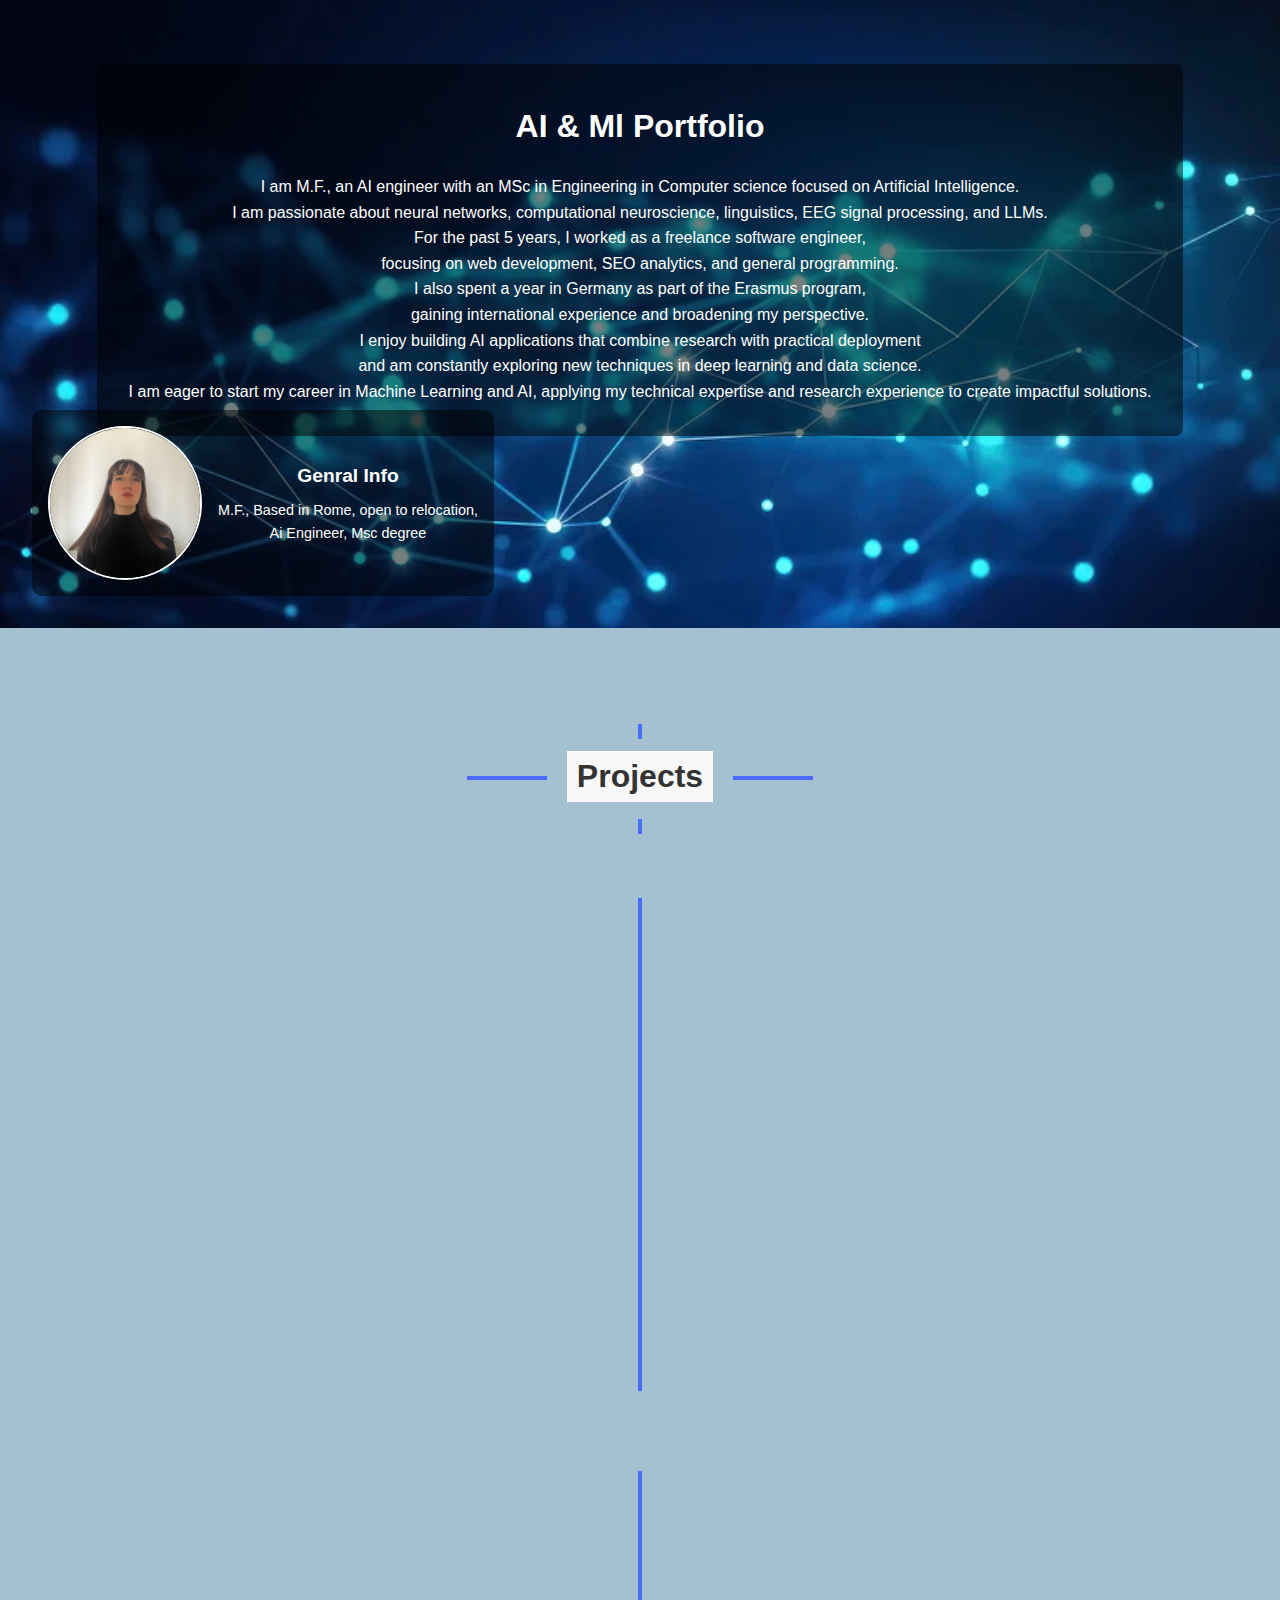
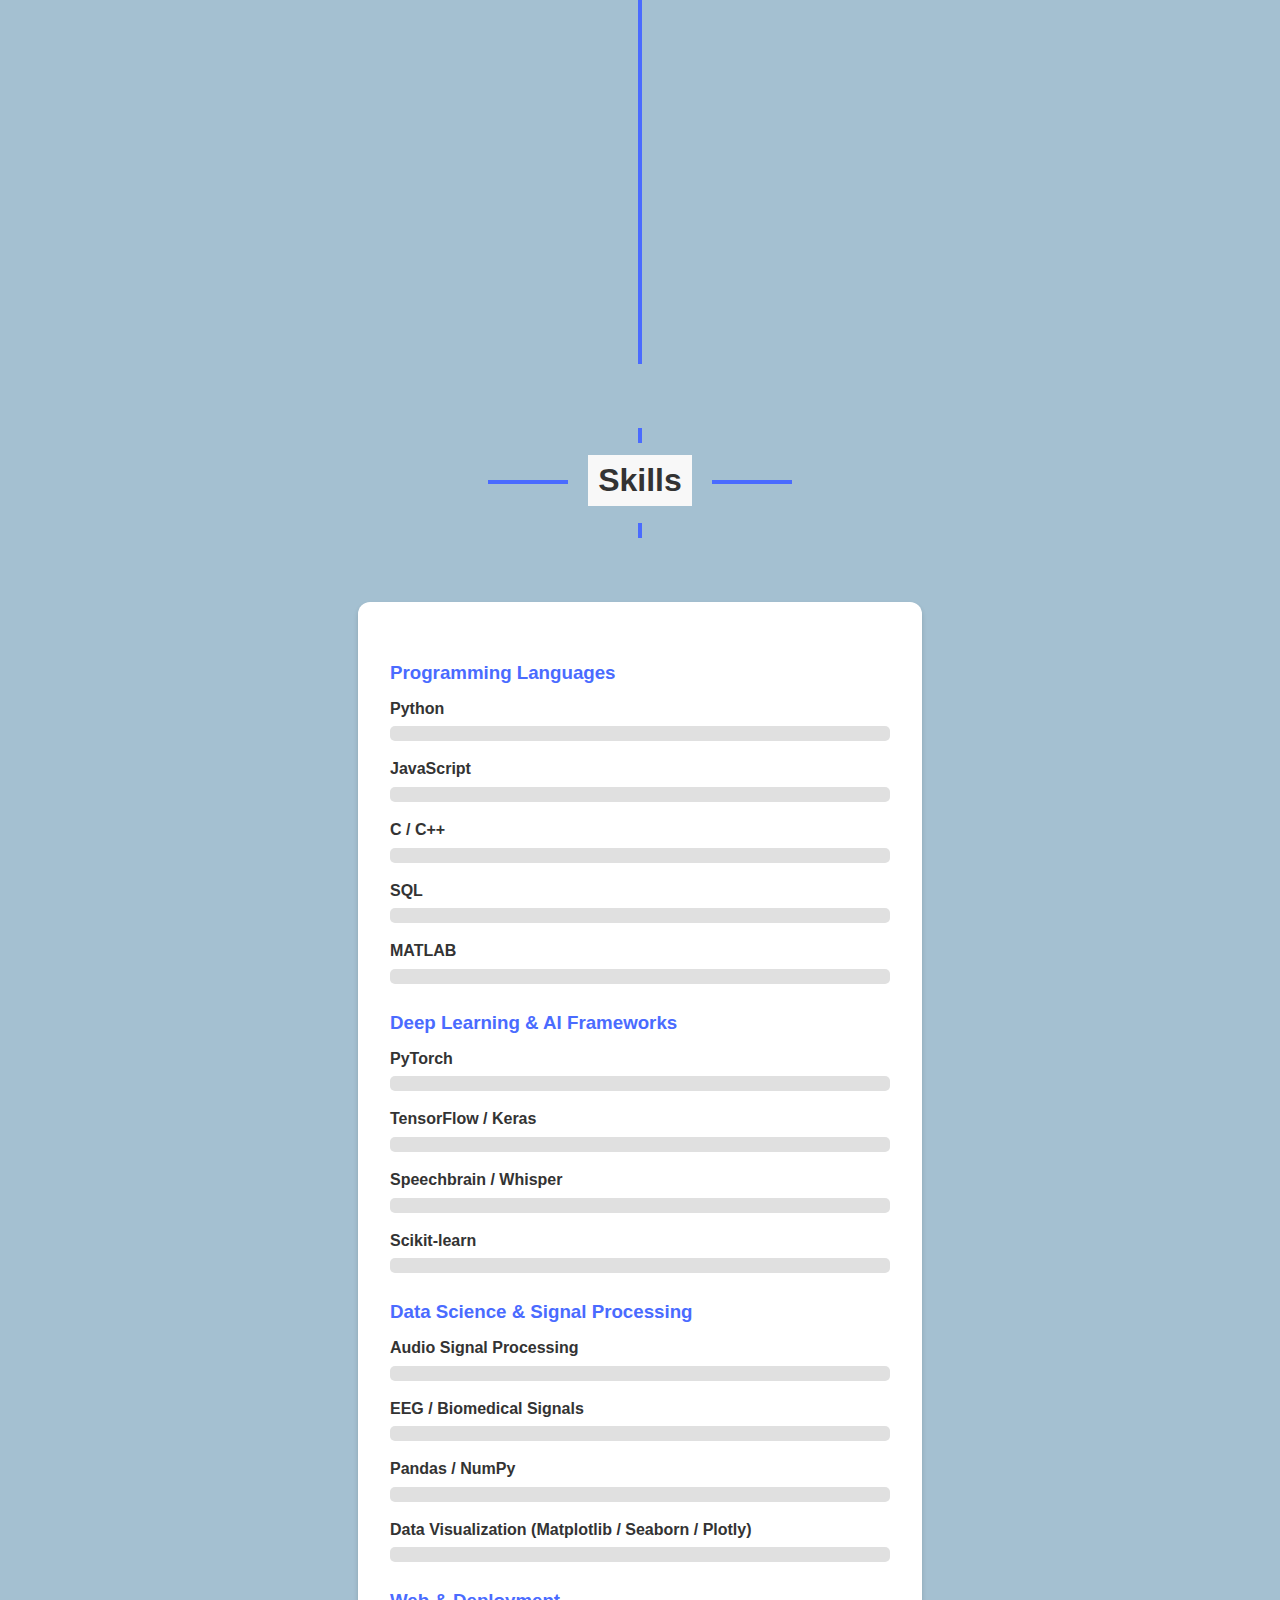
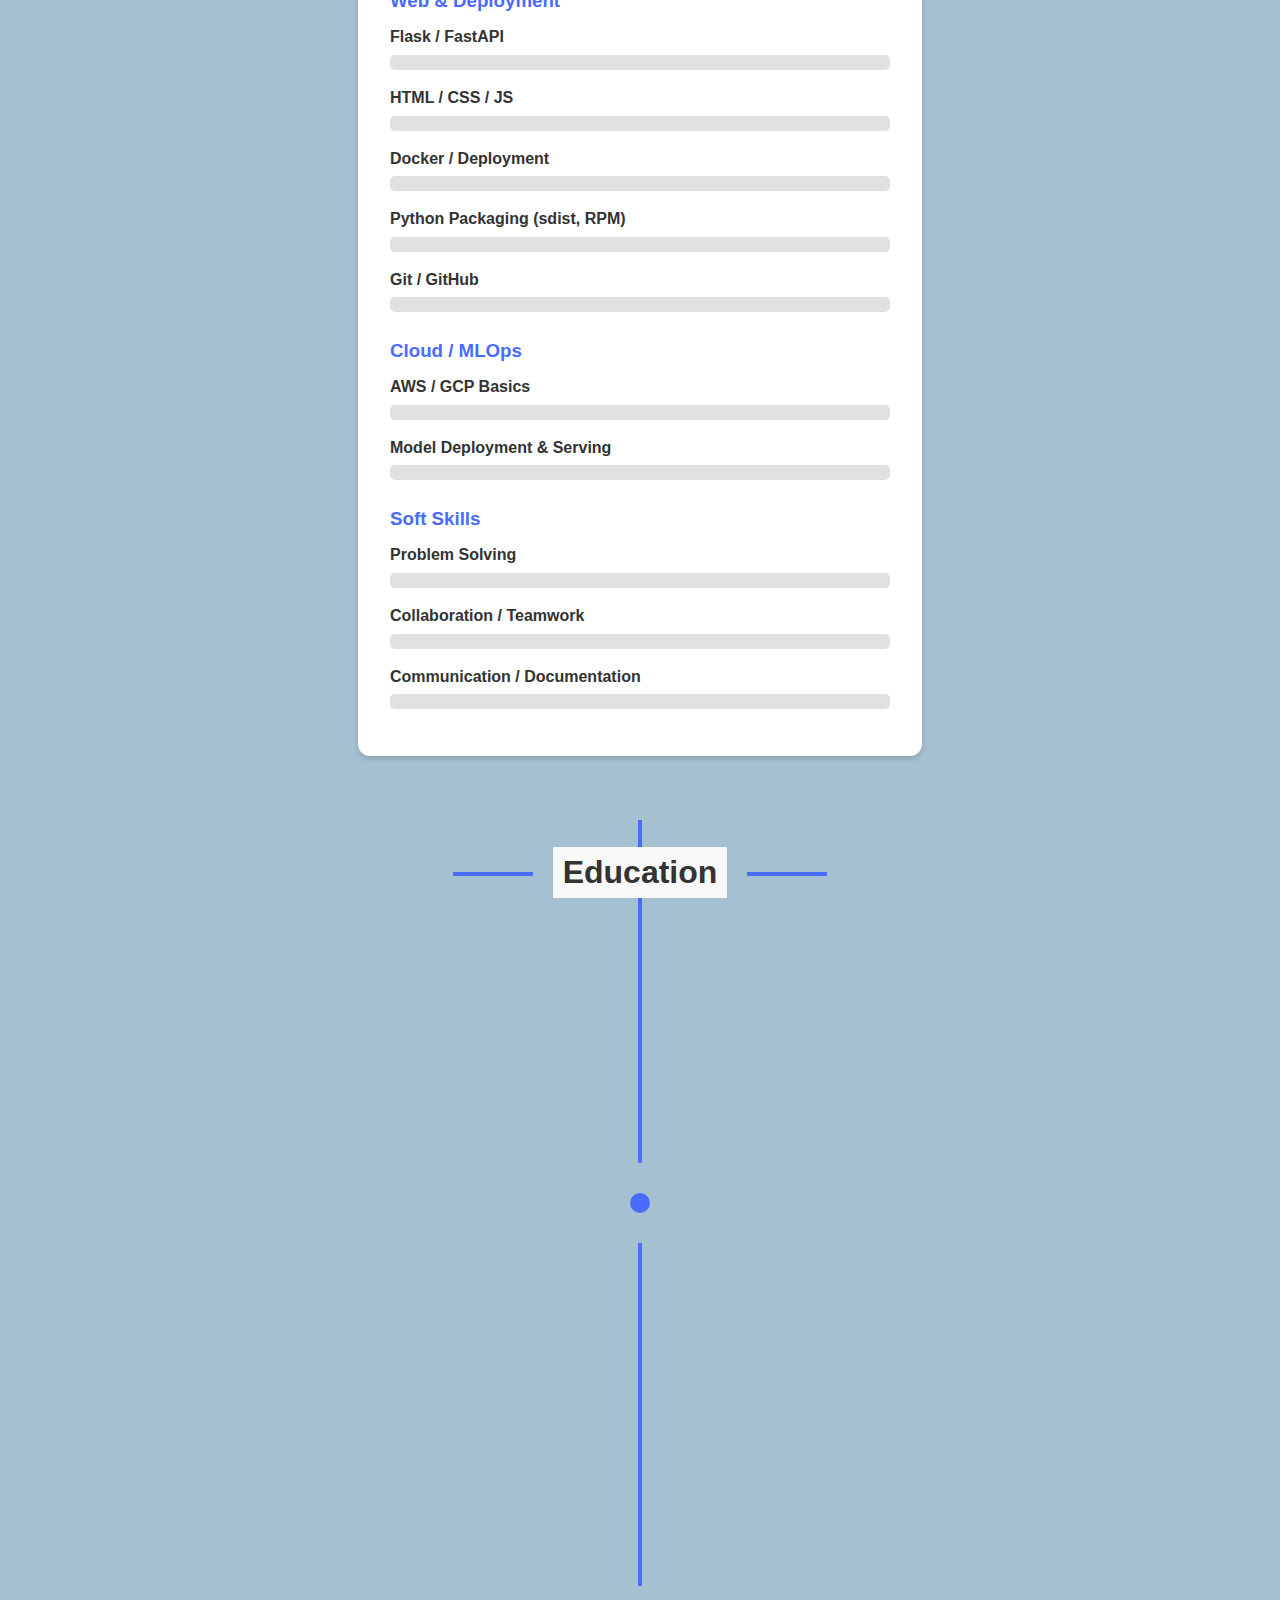
<file: index.html>
<!DOCTYPE html>
<html lang="en">
<head>
    <meta charset="UTF-8">
    <meta name="robots" content="noindex, nofollow">
    <meta name="viewport" content="width=device-width, initial-scale=1.0">
    <title>My AI Portfolio</title>
    <link rel="stylesheet" href="css/style.css">
</head>
<body>
    <header class="hero-header">

        <div class="hero-side-left">
            <img src="images/foto_portfolio.jpg" alt="Mi Foto" class="hero-photo">
            <div class="hero-info">
                <h2>Genral Info </h2>
                <p>M.F., Based in Rome, open to relocation, <br> Ai Engineer, Msc degree </p>
            </div>
        </div>

        <div class="hero-central">
            <h1> AI & Ml Portfolio</h1>
            <p>
                I am M.F., an AI engineer with an MSc in Engineering in Computer science focused on Artificial Intelligence. <br> I am passionate about neural networks, computational neuroscience, linguistics, EEG signal processing, and LLMs.<br>
                For the past 5 years, I worked as a freelance software engineer,<br> focusing on web development, SEO analytics, and general programming.<br> I also spent a year in Germany as part of the Erasmus program, <br> gaining international experience and broadening my perspective. <br>
                I enjoy building AI applications that combine research with practical deployment <br> and am constantly exploring new techniques in deep learning and data science.<br> I am eager to start my career in Machine Learning and AI, applying my technical expertise and research experience to create impactful solutions.
            </p>
        </div>

    
    </header>

   

    <main>
       <div class="timeline">
            <!-- Línea vertical central -->
            <div class="timeline-line"></div>

            <!-- Projects Section -->
            <div class="timeline-item">
                <div class="timeline-dot"></div>
                <div class="timeline-content">
                    <h2>Projects</h2>
                </div>
            </div>


        <div class="timeline-item">
            <div class="timeline-content">
                    <section class="project-list">
                        <a href="projects/deepfake_audio_detector.html" class="project-link">
                            <article class="project-card">
                                <img src="images/deepfakechecker.jpg" alt="DeepFake Audio Screenshot">
                                <div class="card-content">
                                    <h3>DeepFake Audio Detector</h3>
                                    <p>Audio deepfake detection using CNN + Transformer. Audio comparison through Speechbrain. Embedded in a web app.</p>
                                </div>
                            </article>
                        </a>

                        <a href="projects/EEG_Ai_Eyes.html" class="project-link">
                            <article class="project-card">
                                <img src="images/eeg-guide-hero-image.png" alt="EEG AI Eyes Screenshot">
                                <div class="card-content">
                                    <h3>EEG AI Eyes</h3>
                                    <p>ML model trained on EEG signals to classify whether the subject’s eyes are open or closed. Preprocessing, feature extraction, and traditional ML classification.</p>
                                </div>
                            </article>
                        </a>

                        <a href="projects/email_generator.html" class="project-link">
                            <article class="project-card">
                                <img src="images/email_generator.png" alt="Email Generator Screenshot">
                                <div class="card-content">
                                    <h3>Email Generator</h3>
                                    <p>Generates professional emails from short prompts. Flask/FastAPI + small Google LLM.</p>
                                </div>
                            </article>
                        </a>

                        <a href="projects/face_recognition_bot.html" class="project-link">
                            <article class="project-card">
                                <img src="images/bio-sys.png" alt="Face Recognition Bot Screenshot">
                                <div class="card-content">
                                    <h3>Face Recognition Bot</h3>
                                    <p>Telegram bot for face recognition with enrollment and verification features, respecting professional biometric procedures.</p>
                                </div>
                            </article>
                        </a>

                        <a href="https://github.com/ethics-neuro-ai" class="project-link">
                            <article class="project-card">
                                <img src="images/github.jpeg" alt="GitHub Screenshot">
                                <div class="card-content">
                                    <h3>Github-repositories</h3>
                                    <p>Click here to see the whole GitHub account, to see all the repositories</p>
                                </div>
                            </article>
                        </a>

                        <a href="projects/sequencer2d_vanilla.html" class="project-link">
                            <article class="project-card">
                                <img src="images/sequence.jpg" alt="Sequencer2D Screenshot">
                                <div class="card-content">
                                    <h3>Sequencer2D Vanilla</h3>
                                    <p>Reimplementation of "Sequencer: Deep LSTM for Image Classification" using BiLSTM2D on CIFAR-10.</p>
                                </div>
                            </article>
                        </a>

                    </section>
                </div>
            </div>
        

                    <!-- Skills Section -->
                    <div class="timeline-line"></div>

                        <!-- Projects Section -->
                        <div class="timeline-item">
                            <div class="timeline-dot"></div>
                            <div class="timeline-content">
                                <h2>Skills</h2>
                            </div>
                    </div>

                            <section class="skills">
                            <h3>Programming Languages</h3>
                            <div class="skill"><span>Python</span><div class="skill-bar"><div class="skill-level" style="width: 95%;"></div></div></div>
                            <div class="skill"><span>JavaScript</span><div class="skill-bar"><div class="skill-level" style="width: 75%;"></div></div></div>
                            <div class="skill"><span>C / C++</span><div class="skill-bar"><div class="skill-level" style="width: 65%;"></div></div></div>
                            <div class="skill"><span>SQL</span><div class="skill-bar"><div class="skill-level" style="width: 70%;"></div></div></div>
                            <div class="skill"><span>MATLAB</span><div class="skill-bar"><div class="skill-level" style="width: 80%;"></div></div></div>

                            <h3>Deep Learning & AI Frameworks</h3>
                            <div class="skill"><span>PyTorch</span><div class="skill-bar"><div class="skill-level" style="width: 95%;"></div></div></div>
                            <div class="skill"><span>TensorFlow / Keras</span><div class="skill-bar"><div class="skill-level" style="width: 85%;"></div></div></div>
                            <div class="skill"><span>Speechbrain / Whisper</span><div class="skill-bar"><div class="skill-level" style="width: 90%;"></div></div></div>
                            <div class="skill"><span>Scikit-learn</span><div class="skill-bar"><div class="skill-level" style="width: 90%;"></div></div></div>

                            <h3>Data Science & Signal Processing</h3>
                            <div class="skill"><span>Audio Signal Processing</span><div class="skill-bar"><div class="skill-level" style="width: 85%;"></div></div></div>
                            <div class="skill"><span>EEG / Biomedical Signals</span><div class="skill-bar"><div class="skill-level" style="width: 80%;"></div></div></div>
                            <div class="skill"><span>Pandas / NumPy</span><div class="skill-bar"><div class="skill-level" style="width: 95%;"></div></div></div>
                            <div class="skill"><span>Data Visualization (Matplotlib / Seaborn / Plotly)</span><div class="skill-bar"><div class="skill-level" style="width: 85%;"></div></div></div>

                            <h3>Web & Deployment</h3>
                            <div class="skill"><span>Flask / FastAPI</span><div class="skill-bar"><div class="skill-level" style="width: 85%;"></div></div></div>
                            <div class="skill"><span>HTML / CSS / JS</span><div class="skill-bar"><div class="skill-level" style="width: 80%;"></div></div></div>
                            <div class="skill"><span>Docker / Deployment</span><div class="skill-bar"><div class="skill-level" style="width: 70%;"></div></div></div>
                            <div class="skill"><span>Python Packaging (sdist, RPM)</span><div class="skill-bar"><div class="skill-level" style="width: 70%;"></div></div></div>
                            <div class="skill"><span>Git / GitHub</span><div class="skill-bar"><div class="skill-level" style="width: 90%;"></div></div></div>

                            <h3>Cloud / MLOps</h3>
                            <div class="skill"><span>AWS / GCP Basics</span><div class="skill-bar"><div class="skill-level" style="width: 45%;"></div></div></div>
                            <div class="skill"><span>Model Deployment & Serving</span><div class="skill-bar"><div class="skill-level" style="width: 75%;"></div></div></div>

                            <h3>Soft Skills</h3>
                            <div class="skill"><span>Problem Solving</span><div class="skill-bar"><div class="skill-level" style="width: 95%;"></div></div></div>
                            <div class="skill"><span>Collaboration / Teamwork</span><div class="skill-bar"><div class="skill-level" style="width: 90%;"></div></div></div>
                            <div class="skill"><span>Communication / Documentation</span><div class="skill-bar"><div class="skill-level" style="width: 85%;"></div></div></div>    
                            </section>
                        </div>
                    </div>
                </div>


         <!-- Education Section -->
        <div class="timeline-item">
            <div class="timeline-dot"></div>
            <div class="timeline-content">
                <h2>Education</h2>
                <section class="education-list">
                    <!-- Educación 1 -->
                    <div class="education-card">
                        <h3>MSc in Engineering in Computer Science</h3>
                        <p><strong>University of Rome La Sapienza</strong> part-time 2019-2025</p>
                         <p>
                        Advanced coursework in deep learning and neural networks, computer and network security,
                        distributed systems, neuroengineering, human–computer interaction, mobile and cloud computing,
                        natural language processing, biometric systems, and data management.
                    </p>
                    <p>
                    <strong>Master’s Thesis:</strong> Audio deepfake detection using CNN and Transformer architectures.
                    </p> </div>
                    <div class="education-card">
                    <h3>Erasmus Exchange — Computer Science (Informatik)</h3>
                    <p><strong>Universität zu Lübeck, Germany</strong> | 2019</p>
                    <p>Focused on machine learning, computational neuroscience, and cognitive systems. 
                    Completed coursework in algorithms, machine learning foundations, and neuro-inspired AI methods.</p>
                </div>

                    <!-- Educación 2 -->
                    <div class="education-card">
                    <h3>BSc in Software and Automation Engineering</h3>
                    <p><strong>Sapienza University of Rome</strong> | 2014–2018</p>
                    <p>Solid background in algorithms, mathematics, physics, statistics, computer science, programming, automation, and control systems.</p>
                </div>


                    
                </section>
            </div>
        </div>

    </main>

<script>
document.addEventListener("DOMContentLoaded", function() {
    // Guardar los valores originales de cada skill-level
    const skillLevels = document.querySelectorAll(".skill-level");
    skillLevels.forEach(bar => {
        bar.dataset.width = bar.style.width; // guardamos el porcentaje real
        bar.style.width = "0";               // inicializamos en 0
    });

    // Intersection Observer para skills (solo animar una vez)
    const skillSections = document.querySelectorAll(".skills");
    const skillObserver = new IntersectionObserver((entries, observer) => {
        entries.forEach(entry => {
            if(entry.isIntersecting){
                const skillBars = entry.target.querySelectorAll(".skill-level");
                skillBars.forEach(bar => {
                    bar.style.width = bar.dataset.width; // animar a su valor original
                });
                observer.unobserve(entry.target); // animar solo una vez
            }
        });
    }, { threshold: 0.3 });
    skillSections.forEach(section => skillObserver.observe(section));

    // Intersection Observer para project cards (solo animar una vez)
    const projectCards = document.querySelectorAll(".project-card");
    const cardObserver = new IntersectionObserver((entries, observer) => {
        entries.forEach(entry => {
            if(entry.isIntersecting){
                entry.target.classList.add("show");
                observer.unobserve(entry.target); // animar solo una vez
            }
        });
    }, { threshold: 0.2 });
    projectCards.forEach(card => cardObserver.observe(card));

    const educationCards = document.querySelectorAll(".education-card");
    const educationObserver = new IntersectionObserver((entries, observer) => {
        entries.forEach(entry => {
            if(entry.isIntersecting){
                entry.target.classList.add("show");
                observer.unobserve(entry.target);
            }
        });
    }, { threshold: 0.2 });
    educationCards.forEach(card => educationObserver.observe(card));

});

</script>
</body>
</html>
</file>
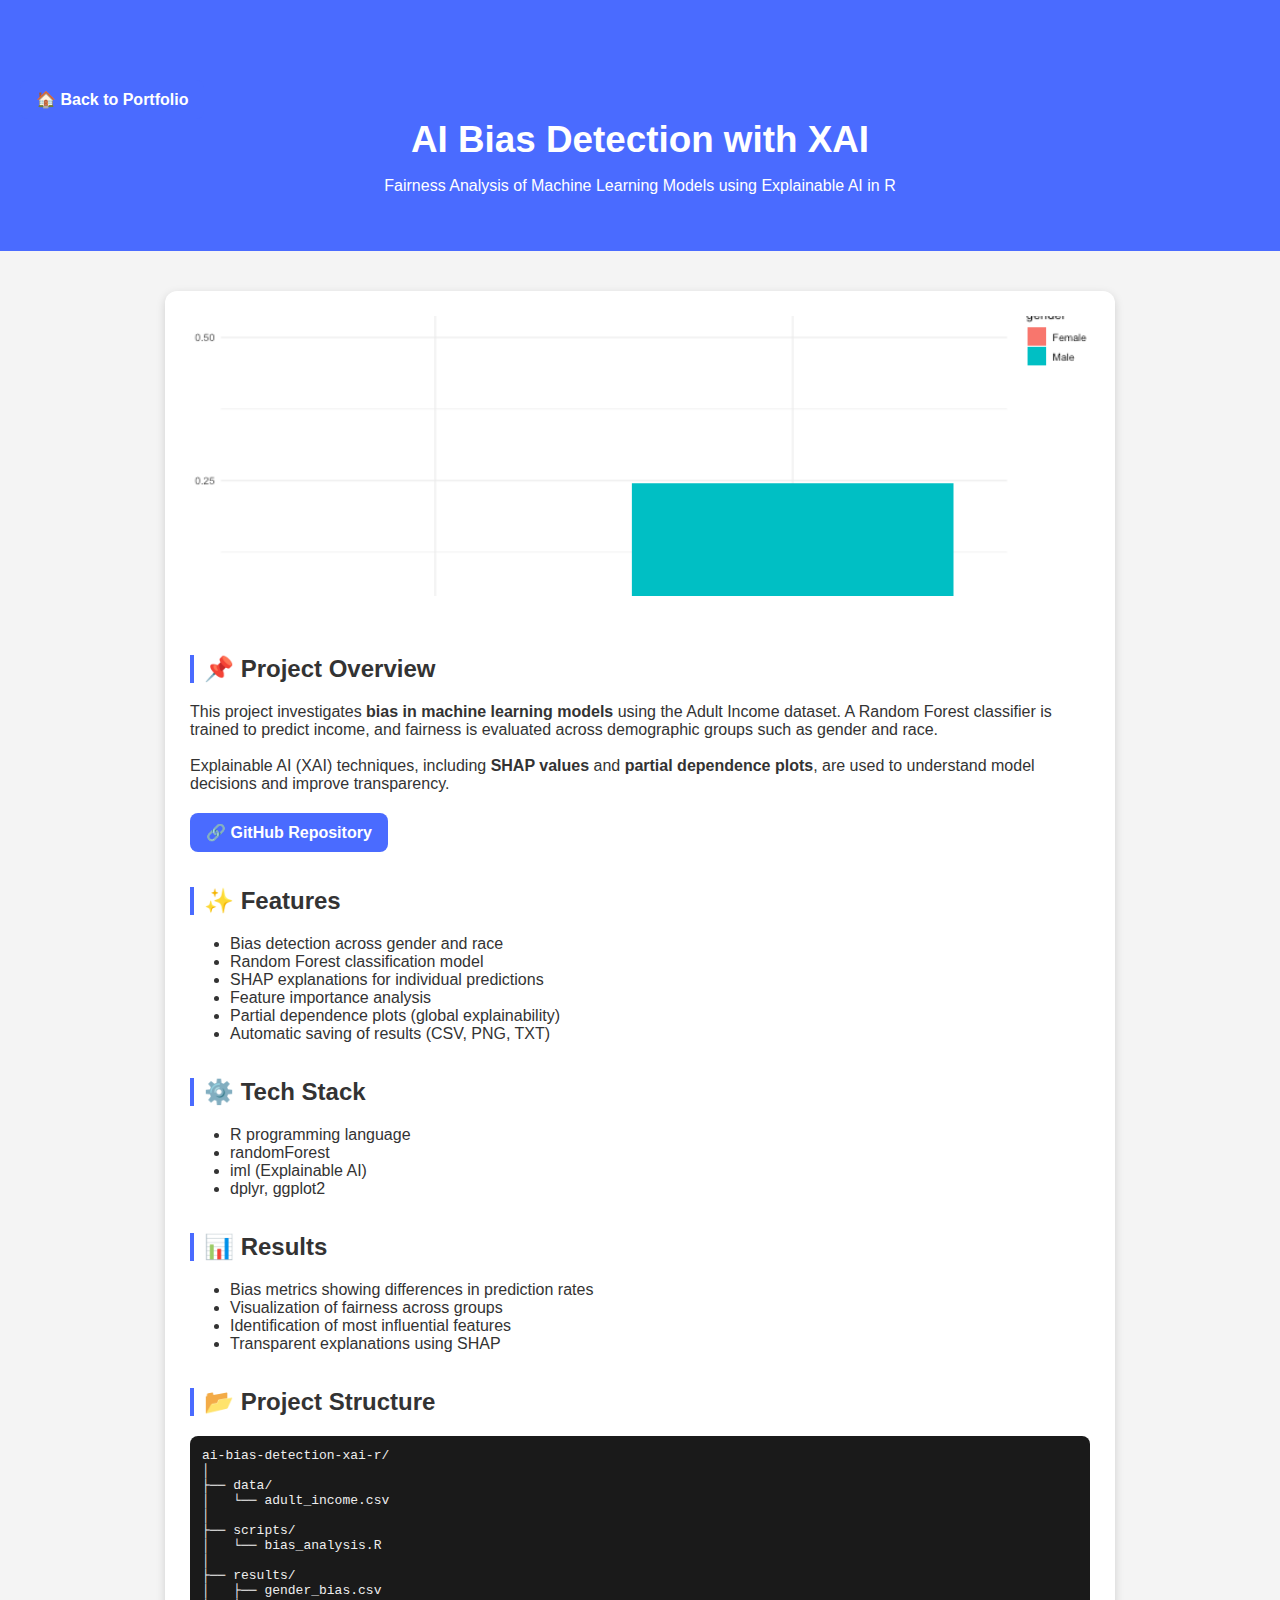
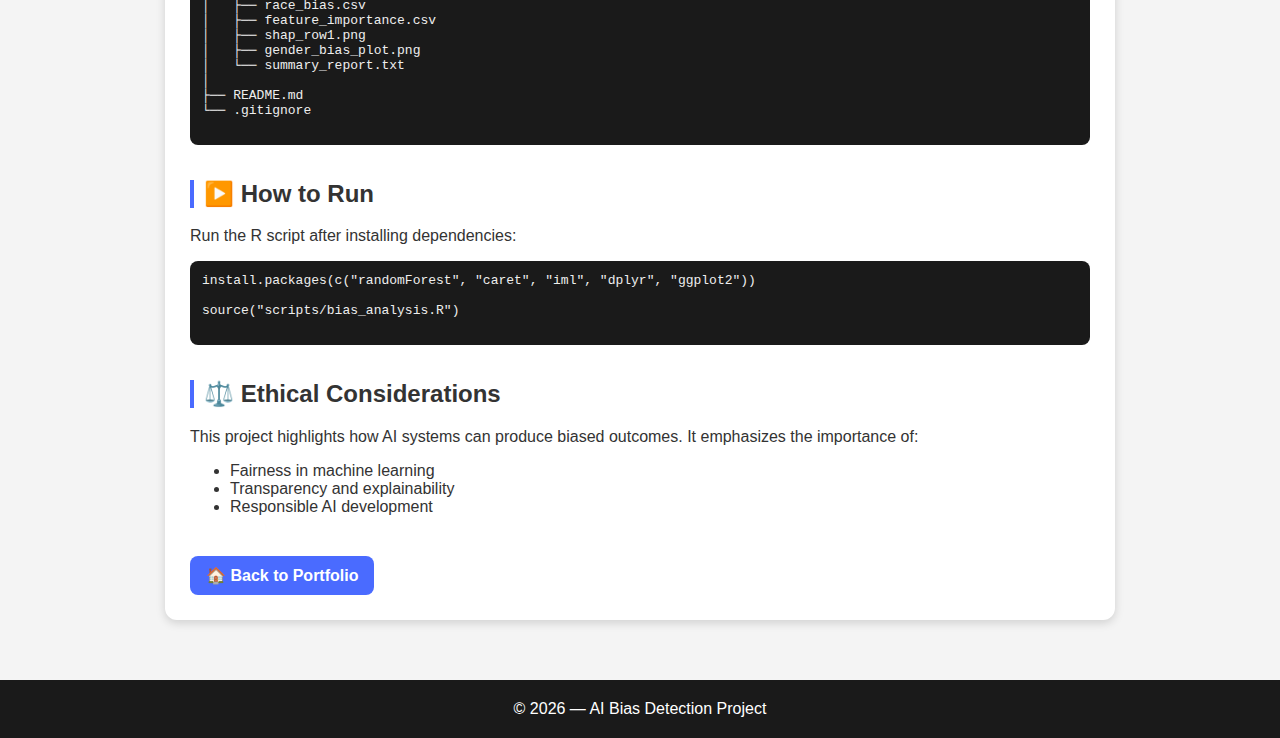
<file: projects/ai-bias-xai.html>
<!DOCTYPE html>
<html lang="en">
<head>
  <meta charset="UTF-8">
  <meta name="robots" content="noindex, nofollow">
  <meta name="viewport" content="width=device-width, initial-scale=1.0">
  <title>AI Bias Detection – Project</title>

  <style>
    body {
      font-family: Arial, Helvetica, sans-serif;
      margin: 0;
      padding: 0;
      background: #f4f4f4;
      color: #333;
    }

    header {
      background: #4a6bff;
      color: white;
      padding: 40px 20px;
      text-align: center;
    }

    h1 {
      margin: 0;
      font-size: 2.3rem;
    }

    .container {
      max-width: 900px;
      margin: 40px auto;
      background: white;
      padding: 25px;
      border-radius: 12px;
      box-shadow: 0 3px 10px rgba(0,0,0,0.15);
    }

    img.preview {
      width: 100%;
      max-height: 280px;
      object-fit: cover;
      border-radius: 12px;
      margin-bottom: 20px;
    }

    h2 {
      margin-top: 35px;
      border-left: 4px solid #4a6bff;
      padding-left: 10px;
    }

    .btn-group {
      margin-top: 20px;
      display: flex;
      gap: 12px;
      flex-wrap: wrap;
    }

    a.button {
      background: #4a6bff;
      color: white;
      padding: 10px 16px;
      text-decoration: none;
      border-radius: 8px;
      font-weight: bold;
      transition: 0.2s;
    }

    a.button:hover {
      background: #354bcc;
    }

    pre {
      background: #1a1a1a;
      color: #eee;
      padding: 12px;
      border-radius: 8px;
      overflow-x: auto;
    }

    footer {
      text-align: center;
      color: white;
      background: #1a1a1a;
      padding: 20px;
      margin-top: 60px;
    }
  </style>
</head>

<body>

<header>
  <div style="text-align: center; margin-top: 40px;" class="btn-group">
    <a href="../index.html" class="button">🏠 Back to Portfolio</a>
  </div>
  <h1>AI Bias Detection with XAI</h1>
  <p>Fairness Analysis of Machine Learning Models using Explainable AI in R</p>
</header>

<div class="container">

  <!-- Replace with your image -->
  <img src="../images/gender_bias.png" class="preview" alt="AI Bias Project Preview">

  <h2>📌 Project Overview</h2>
  <p>
    This project investigates <strong>bias in machine learning models</strong> using the Adult Income dataset.
    A Random Forest classifier is trained to predict income, and fairness is evaluated across
    demographic groups such as gender and race.
    <br><br>
    Explainable AI (XAI) techniques, including <strong>SHAP values</strong> and <strong>partial dependence plots</strong>,
    are used to understand model decisions and improve transparency.
  </p>

  <div class="btn-group">
    <a href="https://github.com/ethics-neuro-ai/ai-bias-detection-xai-r/" target="_blank" class="button">🔗 GitHub Repository</a>
  </div>

  <h2>✨ Features</h2>
  <ul>
    <li>Bias detection across gender and race</li>
    <li>Random Forest classification model</li>
    <li>SHAP explanations for individual predictions</li>
    <li>Feature importance analysis</li>
    <li>Partial dependence plots (global explainability)</li>
    <li>Automatic saving of results (CSV, PNG, TXT)</li>
  </ul>

  <h2>⚙️ Tech Stack</h2>
  <ul>
    <li>R programming language</li>
    <li>randomForest</li>
    <li>iml (Explainable AI)</li>
    <li>dplyr, ggplot2</li>
  </ul>

  <h2>📊 Results</h2>
  <ul>
    <li>Bias metrics showing differences in prediction rates</li>
    <li>Visualization of fairness across groups</li>
    <li>Identification of most influential features</li>
    <li>Transparent explanations using SHAP</li>
  </ul>

  <h2>📂 Project Structure</h2>
  <pre>
ai-bias-detection-xai-r/
│
├── data/
│   └── adult_income.csv
│
├── scripts/
│   └── bias_analysis.R
│
├── results/
│   ├── gender_bias.csv
│   ├── race_bias.csv
│   ├── feature_importance.csv
│   ├── shap_row1.png
│   ├── gender_bias_plot.png
│   └── summary_report.txt
│
├── README.md
└── .gitignore
  </pre>

  <h2>▶️ How to Run</h2>
  <p>Run the R script after installing dependencies:</p>

  <pre>
install.packages(c("randomForest", "caret", "iml", "dplyr", "ggplot2"))

source("scripts/bias_analysis.R")
  </pre>

  <h2>⚖️ Ethical Considerations</h2>
  <p>
    This project highlights how AI systems can produce biased outcomes.
    It emphasizes the importance of:
  </p>
  <ul>
    <li>Fairness in machine learning</li>
    <li>Transparency and explainability</li>
    <li>Responsible AI development</li>
  </ul>

  <div style="text-align: center; margin-top: 40px;" class="btn-group">
    <a href="../index.html" class="button">🏠 Back to Portfolio</a>
  </div>

</div>

<footer>
  © 2026 — AI Bias Detection Project
</footer>

</body>
</html>
</file>
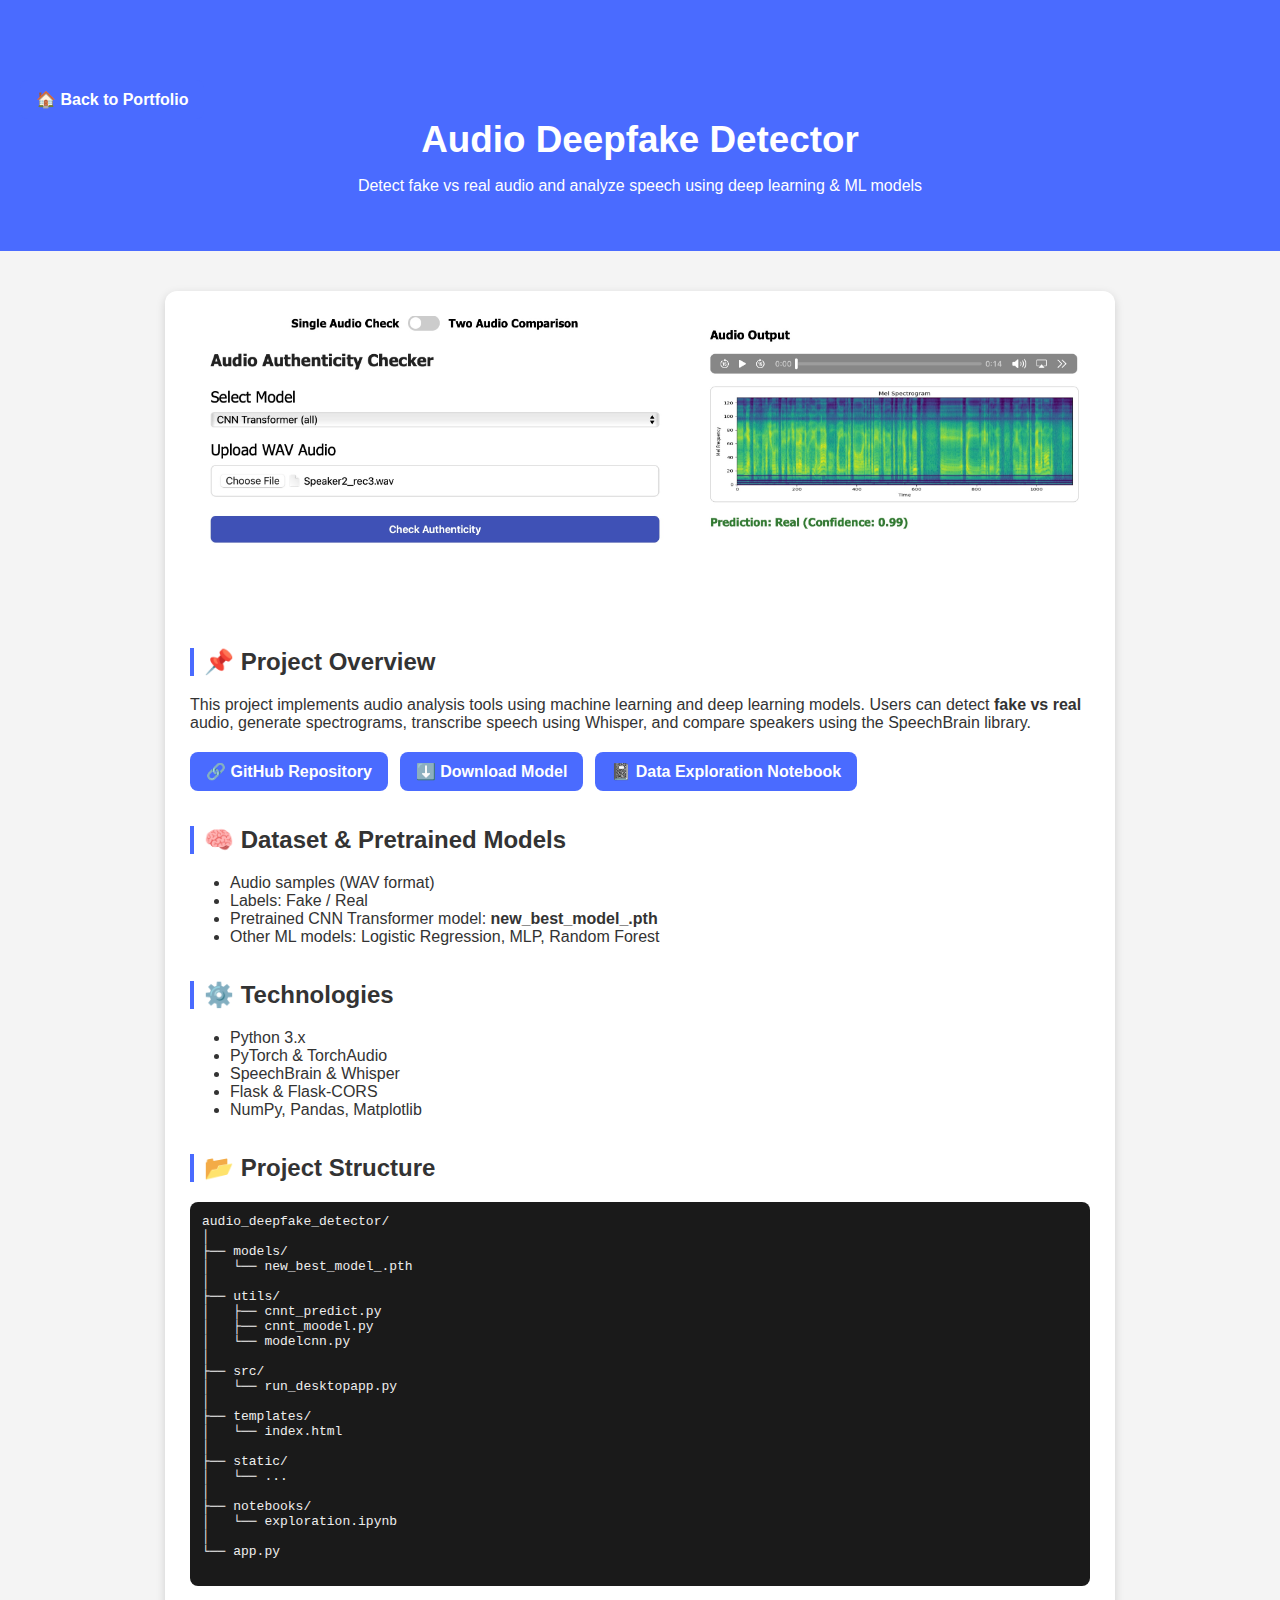
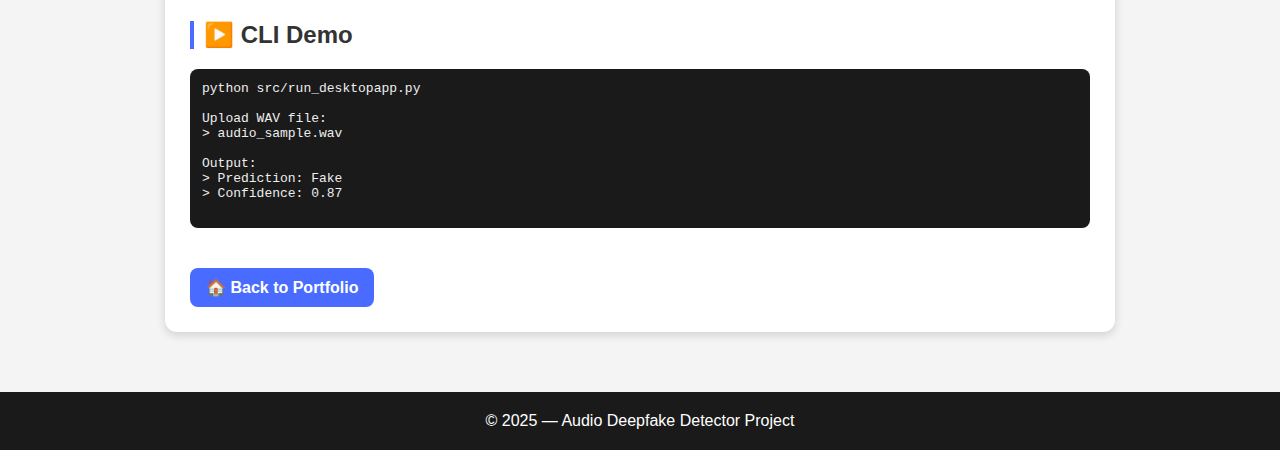
<file: projects/deepfake_audio_detector.html>
<!DOCTYPE html>
<html lang="en">
<head>
    <meta charset="UTF-8">
    <meta name="robots" content="noindex, nofollow">
    <meta name="viewport" content="width=device-width, initial-scale=1.0">
    <title>Audio Deepfake Detector – Project</title>

    <style>
        body {
            font-family: Arial, Helvetica, sans-serif;
            margin: 0;
            padding: 0;
            background: #f4f4f4;
            color: #333;
        }

        header {
            background: #4a6bff;
            color: white;
            padding: 40px 20px;
            text-align: center;
        }

        h1 {
            margin: 0;
            font-size: 2.3rem;
        }

        .container {
            max-width: 900px;
            margin: 40px auto;
            background: white;
            padding: 25px;
            border-radius: 12px;
            box-shadow: 0 3px 10px rgba(0,0,0,0.15);
        }

        img.preview {
            width: 100%;
            border-radius: 12px;
            margin-bottom: 20px;
        }

        h2 {
            margin-top: 35px;
            border-left: 4px solid #4a6bff;
            padding-left: 10px;
        }

        .btn-group {
            margin-top: 20px;
            display: flex;
            gap: 12px;
            flex-wrap: wrap;
        }

        a.button {
            background: #4a6bff;
            color: white;
            padding: 10px 16px;
            text-decoration: none;
            border-radius: 8px;
            font-weight: bold;
            transition: 0.2s;
        }

        a.button:hover {
            background: #354bcc;
        }

        pre {
            background: #1a1a1a;
            color: #eee;
            padding: 12px;
            border-radius: 8px;
            overflow-x: auto;
        }

        footer {
            text-align: center;
            color: white;
            background: #1a1a1a;
            padding: 20px;
            margin-top: 60px;
        }
        
    </style>
</head>
<body>

<header>
    <div  style=" text-align: center; margin-top: 40px;" class="btn-group">
    <a href="../index.html" class="button">🏠 Back to Portfolio</a>
</div>
    <h1>Audio Deepfake Detector</h1>
    <p>Detect fake vs real audio and analyze speech using deep learning & ML models</p>
</header>

<div class="container">
    

    <img src="../images/deepfakechecker.jpg" class="preview" alt="Audio Project Preview">

    <h2>📌 Project Overview</h2>
    <p>
        This project implements audio analysis tools using machine learning and deep learning models.
        Users can detect <strong>fake vs real</strong> audio, generate spectrograms, transcribe speech using Whisper,
        and compare speakers using the SpeechBrain library.
    </p>

    <div class="btn-group">
        <a href="https://github.com/ethics-neuro-ai/DeepFake_AudioDetector" target="_blank" class="button">🔗 GitHub Repository</a>
        <a href="../models/new_best_model_.pth" class="button">⬇️ Download Model</a>
        <a href="../notebooks/exploration.ipynb" class="button">📓 Data Exploration Notebook</a>
    </div>

    <h2>🧠 Dataset & Pretrained Models</h2>
    <ul>
        <li>Audio samples (WAV format)</li>
        <li>Labels: Fake / Real</li>
        <li>Pretrained CNN Transformer model: <strong>new_best_model_.pth</strong></li>
        <li>Other ML models: Logistic Regression, MLP, Random Forest</li>
    </ul>

    <h2>⚙️ Technologies</h2>
    <ul>
        <li>Python 3.x</li>
        <li>PyTorch & TorchAudio</li>
        <li>SpeechBrain & Whisper</li>
        <li>Flask & Flask-CORS</li>
        <li>NumPy, Pandas, Matplotlib</li>
    </ul>

    <h2>📂 Project Structure</h2>
    <pre>
audio_deepfake_detector/
│
├── models/
│   └── new_best_model_.pth
│
├── utils/
│   ├── cnnt_predict.py
│   ├── cnnt_moodel.py
│   └── modelcnn.py
│
├── src/
│   └── run_desktopapp.py
│
├── templates/
│   └── index.html
│
├── static/
│   └── ...
│
├── notebooks/
│   └── exploration.ipynb
│
└── app.py
    </pre>

    <h2>▶️ CLI Demo</h2>
    <pre>
python src/run_desktopapp.py

Upload WAV file:
> audio_sample.wav

Output:
> Prediction: Fake
> Confidence: 0.87
    </pre>

<div  style=" text-align: center; margin-top: 40px;" class="btn-group">
    <a href="../index.html" class="button">🏠 Back to Portfolio</a>
</div>

</div>



<footer>
    © 2025 — Audio Deepfake Detector Project
</footer>

</body>
</html>
</file>
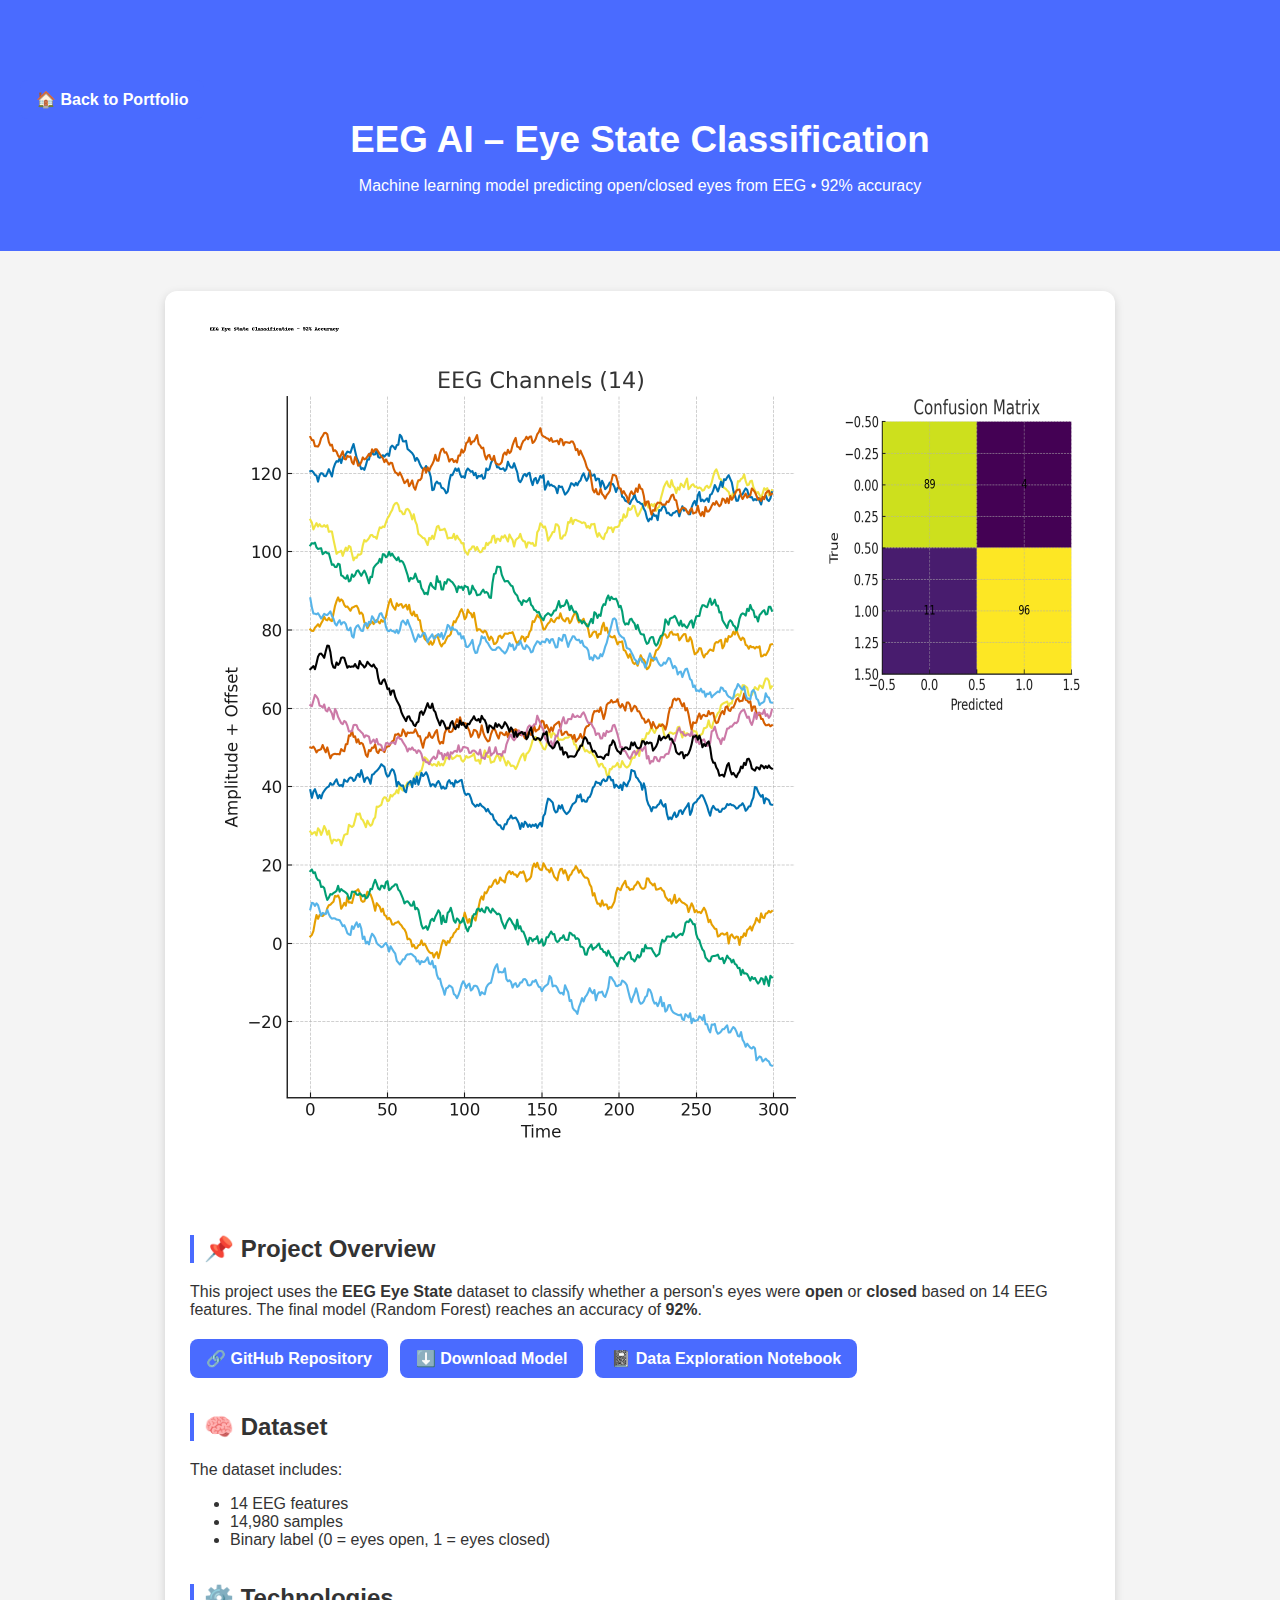
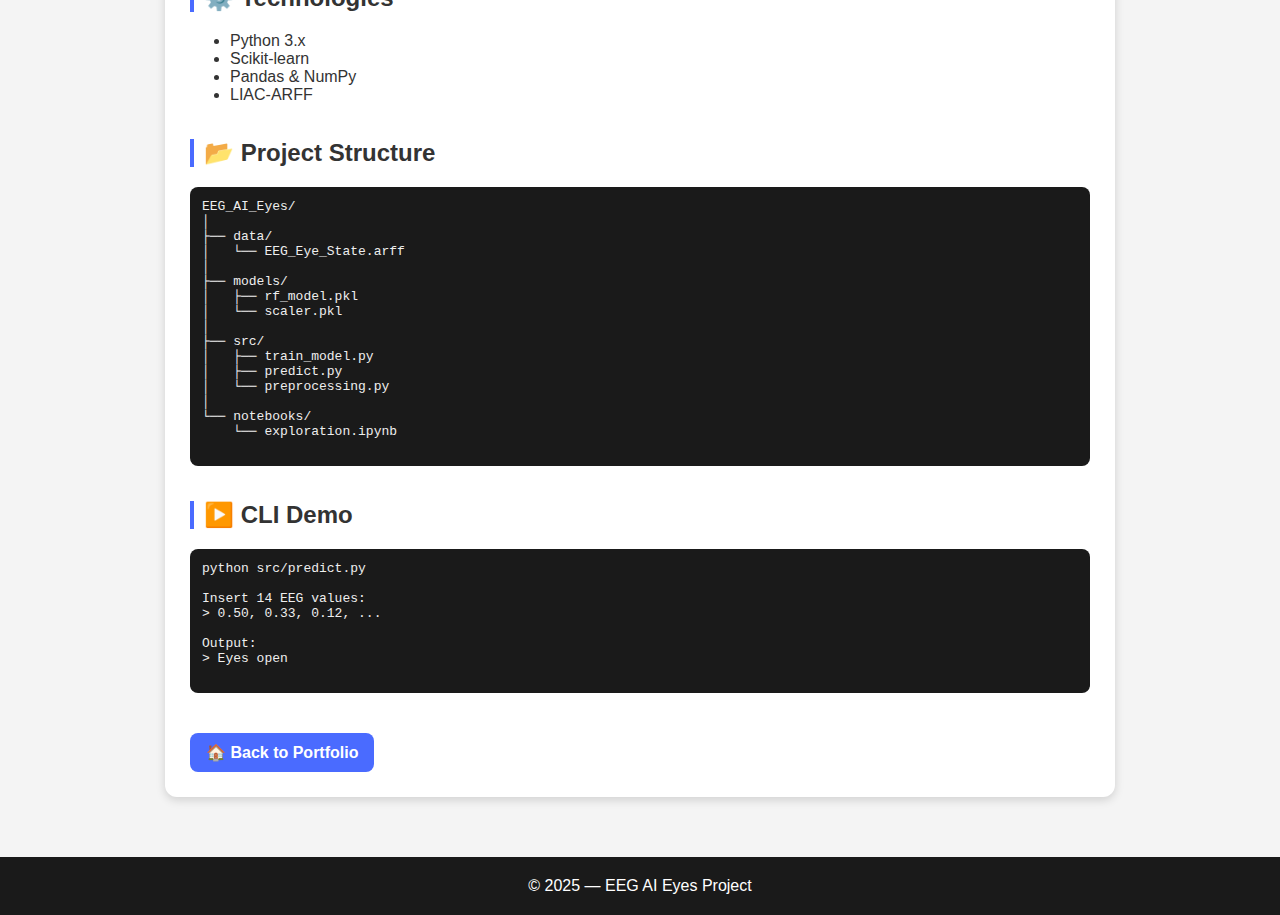
<file: projects/eeg.html>
<!DOCTYPE html>
<html lang="en">
<head>
    <meta charset="UTF-8">
    <meta name="robots" content="noindex, nofollow">
    <meta name="viewport" content="width=device-width, initial-scale=1.0">
    <title>EEG AI Eyes – Project</title>

    <style>
        body {
            font-family: Arial, Helvetica, sans-serif;
            margin: 0;
            padding: 0;
            background: #f4f4f4;
            color: #333;
        }

        header {
            background: #4a6bff;
            color: white;
            padding: 40px 20px;
            text-align: center;
        }

        h1 {
            margin: 0;
            font-size: 2.3rem;
        }

        .container {
            max-width: 900px;
            margin: 40px auto;
            background: white;
            padding: 25px;
            border-radius: 12px;
            box-shadow: 0 3px 10px rgba(0,0,0,0.15);
        }

        img.preview {
            width: 100%;
            border-radius: 12px;
            margin-bottom: 20px;
        }

        h2 {
            margin-top: 35px;
            border-left: 4px solid #4a6bff;
            padding-left: 10px;
        }

        .btn-group {
            margin-top: 20px;
            display: flex;
            gap: 12px;
            flex-wrap: wrap;
        }

        a.button {
            background: #4a6bff;
            color: white;
            padding: 10px 16px;
            text-decoration: none;
            border-radius: 8px;
            font-weight: bold;
            transition: 0.2s;
        }

        a.button:hover {
            background: #354bcc;
        }

        pre {
            background: #1a1a1a;
            color: #eee;
            padding: 12px;
            border-radius: 8px;
            overflow-x: auto;
        }

        footer {
            text-align: center;
            color: white;
            background: #1a1a1a;
            padding: 20px;
            margin-top: 60px;
        }
    </style>
</head>
<body>

<header>
    <div  style=" text-align: center; margin-top: 40px;" class="btn-group">
    <a href="../index.html" class="button">🏠 Back to Portfolio</a>
</div>
    <h1>EEG AI – Eye State Classification</h1>
    <p>Machine learning model predicting open/closed eyes from EEG • 92% accuracy</p>
</header>

<div class="container">

    <img src="../images/EEG_AI_preview.png" class="preview" alt="EEG Project Preview">

    <h2>📌 Project Overview</h2>
    <p>
        This project uses the <strong>EEG Eye State</strong> dataset to classify whether a person's eyes 
        were <strong>open</strong> or <strong>closed</strong> based on 14 EEG features.
        The final model (Random Forest) reaches an accuracy of <strong>92%</strong>.
    </p>

    <div class="btn-group">
        <a href="https://github.com/ethics-neuro-ai/EEG_Ai_Eyes" target="_blank" class="button">🔗 GitHub Repository</a>
        <a href="https://raw.githubusercontent.com/ethics-neuro-ai/EEG_Ai_Eyes/main/models/rf_model.pkl" class="button">⬇️ Download Model</a>
        <a href="https://github.com/ethics-neuro-ai/EEG_Ai_Eyes/blob/main/notebooks/explorations.ipynb/exploration.ipynb" class="button">📓 Data Exploration Notebook</a>
    </div>

    <h2>🧠 Dataset</h2>
    <p>
        The dataset includes:
    </p>
    <ul>
        <li>14 EEG features</li>
        <li>14,980 samples</li>
        <li>Binary label (0 = eyes open, 1 = eyes closed)</li>
    </ul>

    <h2>⚙️ Technologies</h2>
    <ul>
        <li>Python 3.x</li>
        <li>Scikit-learn</li>
        <li>Pandas & NumPy</li>
        <li>LIAC-ARFF</li>
    </ul>

    <h2>📂 Project Structure</h2>
    <pre>
EEG_AI_Eyes/
│
├── data/
│   └── EEG_Eye_State.arff
│
├── models/
│   ├── rf_model.pkl
│   └── scaler.pkl
│
├── src/
│   ├── train_model.py
│   ├── predict.py
│   └── preprocessing.py
│
└── notebooks/
    └── exploration.ipynb
    </pre>

    <h2>▶️ CLI Demo</h2>
    <pre>
python src/predict.py

Insert 14 EEG values:
> 0.50, 0.33, 0.12, ...

Output:
> Eyes open
    </pre>

<div  style=" text-align: center; margin-top: 40px;" class="btn-group">
    <a href="../index.html" class="button">🏠 Back to Portfolio</a>
</div>
</div>

<footer>
    © 2025 — EEG AI Eyes Project
</footer>

</body>
</html>
</file>
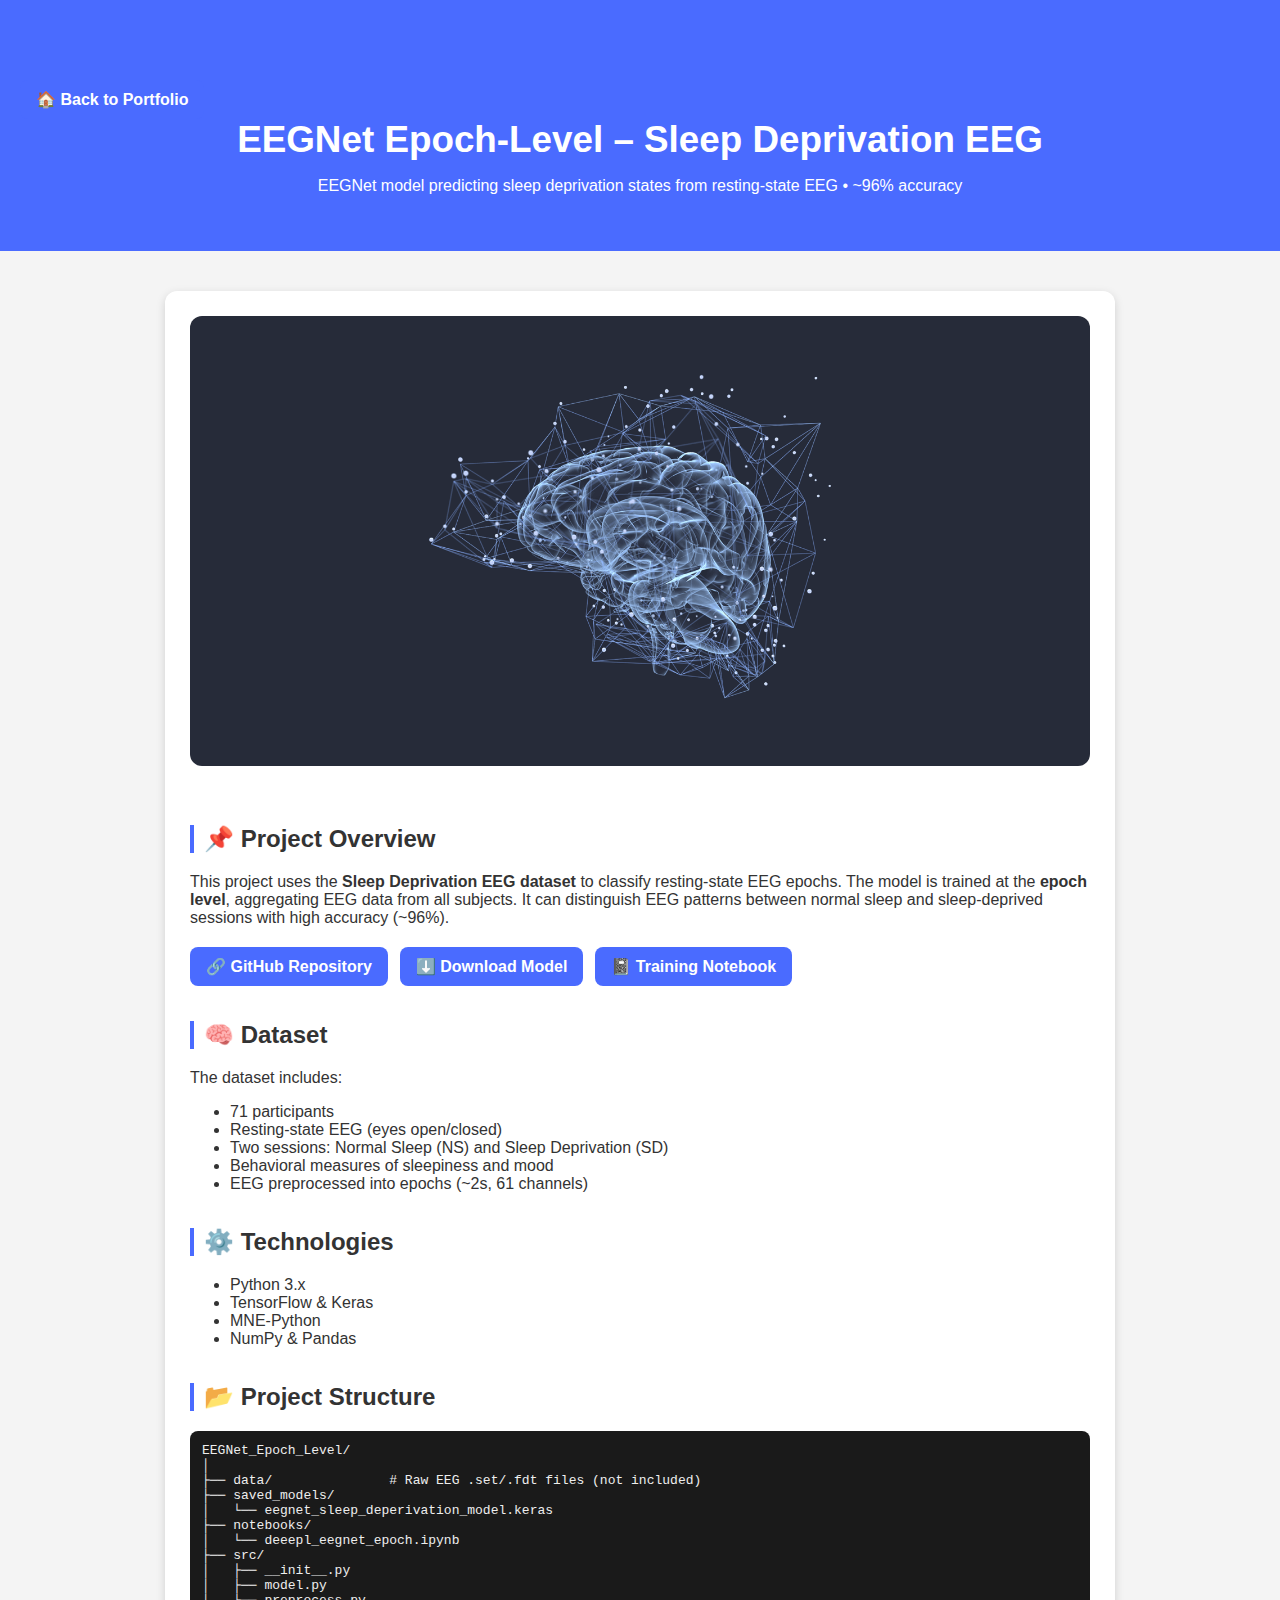
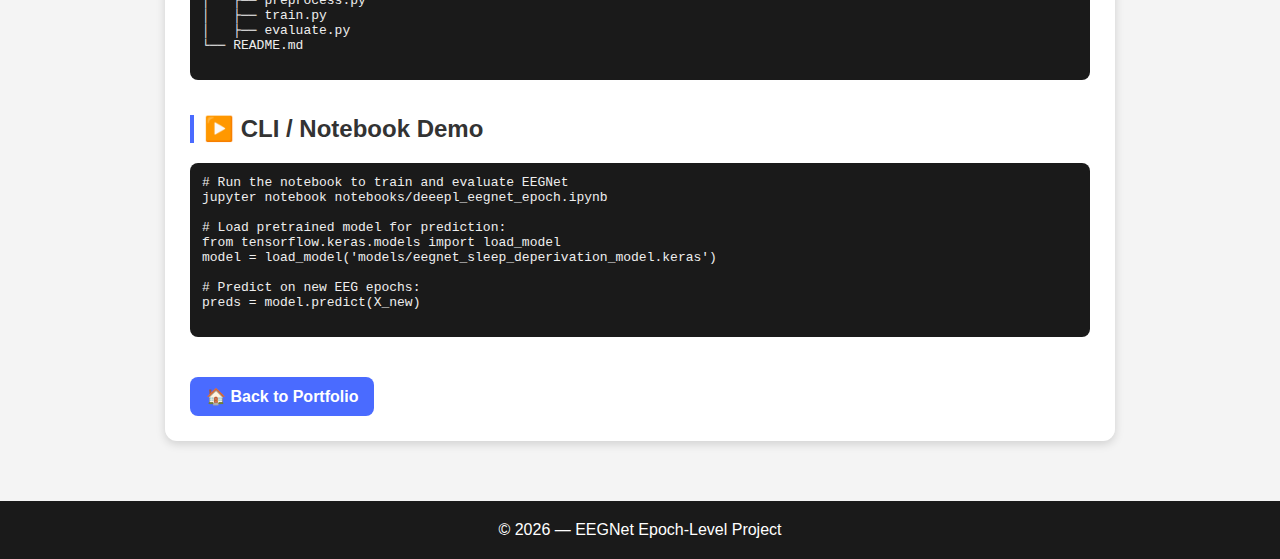
<file: projects/EEG_Ai_Eyes.html>
<!DOCTYPE html>
<html lang="en">
<head>
    <meta charset="UTF-8">
    <meta name="robots" content="noindex, nofollow">
    <meta name="viewport" content="width=device-width, initial-scale=1.0">
    <title>EEGNet Epoch-Level – Project</title>

    <style>
        body {
            font-family: Arial, Helvetica, sans-serif;
            margin: 0;
            padding: 0;
            background: #f4f4f4;
            color: #333;
        }

        header {
            background: #4a6bff;
            color: white;
            padding: 40px 20px;
            text-align: center;
        }

        h1 {
            margin: 0;
            font-size: 2.3rem;
        }

        .container {
            max-width: 900px;
            margin: 40px auto;
            background: white;
            padding: 25px;
            border-radius: 12px;
            box-shadow: 0 3px 10px rgba(0,0,0,0.15);
        }

        img.preview {
            width: 100%;
            border-radius: 12px;
            margin-bottom: 20px;
        }

        h2 {
            margin-top: 35px;
            border-left: 4px solid #4a6bff;
            padding-left: 10px;
        }

        .btn-group {
            margin-top: 20px;
            display: flex;
            gap: 12px;
            flex-wrap: wrap;
        }

        a.button {
            background: #4a6bff;
            color: white;
            padding: 10px 16px;
            text-decoration: none;
            border-radius: 8px;
            font-weight: bold;
            transition: 0.2s;
        }

        a.button:hover {
            background: #354bcc;
        }

        pre {
            background: #1a1a1a;
            color: #eee;
            padding: 12px;
            border-radius: 8px;
            overflow-x: auto;
        }

        footer {
            text-align: center;
            color: white;
            background: #1a1a1a;
            padding: 20px;
            margin-top: 60px;
        }
    </style>
</head>
<body>

<header>
    <div style="text-align: center; margin-top: 40px;" class="btn-group">
        <a href="../index.html" class="button">🏠 Back to Portfolio</a>
    </div>
    <h1>EEGNet Epoch-Level – Sleep Deprivation EEG</h1>
    <p>EEGNet model predicting sleep deprivation states from resting-state EEG • ~96% accuracy</p>
</header>

<div class="container">

    <img src="../images/eeg-guide-hero-image.png" class="preview" alt="EEGNet Project Preview">

    <h2>📌 Project Overview</h2>
    <p>
        This project uses the <strong>Sleep Deprivation EEG dataset</strong> to classify resting-state EEG epochs.
        The model is trained at the <strong>epoch level</strong>, aggregating EEG data from all subjects.
        It can distinguish EEG patterns between normal sleep and sleep-deprived sessions with high accuracy (~96%).
    </p>

    <div class="btn-group">
        <a href="https://github.com/ethics-neuro-ai/EEEG_Sleep_Deprivation" target="_blank" class="button">🔗 GitHub Repository</a>
        <a href="https://github.com/ethics-neuro-ai/EEEG_Sleep_Deprivation/blob/main/saved_models/eegnet_sleep_deeprivation_model.keras" class="button">⬇️ Download Model</a>
        <a href="https://github.com/ethics-neuro-ai/EEEG_Sleep_Deprivation/blob/main/deeep_eegnet_epoch.ipynb" class="button">📓 Training Notebook</a>
    </div>

    <h2>🧠 Dataset</h2>
    <p>
        The dataset includes:
    </p>
    <ul>
        <li>71 participants</li>
        <li>Resting-state EEG (eyes open/closed)</li>
        <li>Two sessions: Normal Sleep (NS) and Sleep Deprivation (SD)</li>
        <li>Behavioral measures of sleepiness and mood</li>
        <li>EEG preprocessed into epochs (~2s, 61 channels)</li>
    </ul>

    <h2>⚙️ Technologies</h2>
    <ul>
        <li>Python 3.x</li>
        <li>TensorFlow & Keras</li>
        <li>MNE-Python</li>
        <li>NumPy & Pandas</li>
    </ul>

    <h2>📂 Project Structure</h2>
    <pre>
EEGNet_Epoch_Level/
│
├── data/               # Raw EEG .set/.fdt files (not included)
├── saved_models/
│   └── eegnet_sleep_deperivation_model.keras
├── notebooks/
│   └── deeepl_eegnet_epoch.ipynb
├── src/
│   ├── __init__.py
│   ├── model.py
│   ├── preprocess.py
│   ├── train.py
│   ├── evaluate.py
└── README.md
    </pre>

    <h2>▶️ CLI / Notebook Demo</h2>
    <pre>
# Run the notebook to train and evaluate EEGNet
jupyter notebook notebooks/deeepl_eegnet_epoch.ipynb

# Load pretrained model for prediction:
from tensorflow.keras.models import load_model
model = load_model('models/eegnet_sleep_deperivation_model.keras')

# Predict on new EEG epochs:
preds = model.predict(X_new)
    </pre>

    <div style="text-align: center; margin-top: 40px;" class="btn-group">
        <a href="../index.html" class="button">🏠 Back to Portfolio</a>
    </div>
</div>

<footer>
    © 2026 — EEGNet Epoch-Level Project
</footer>

</body>
</html>
</file>
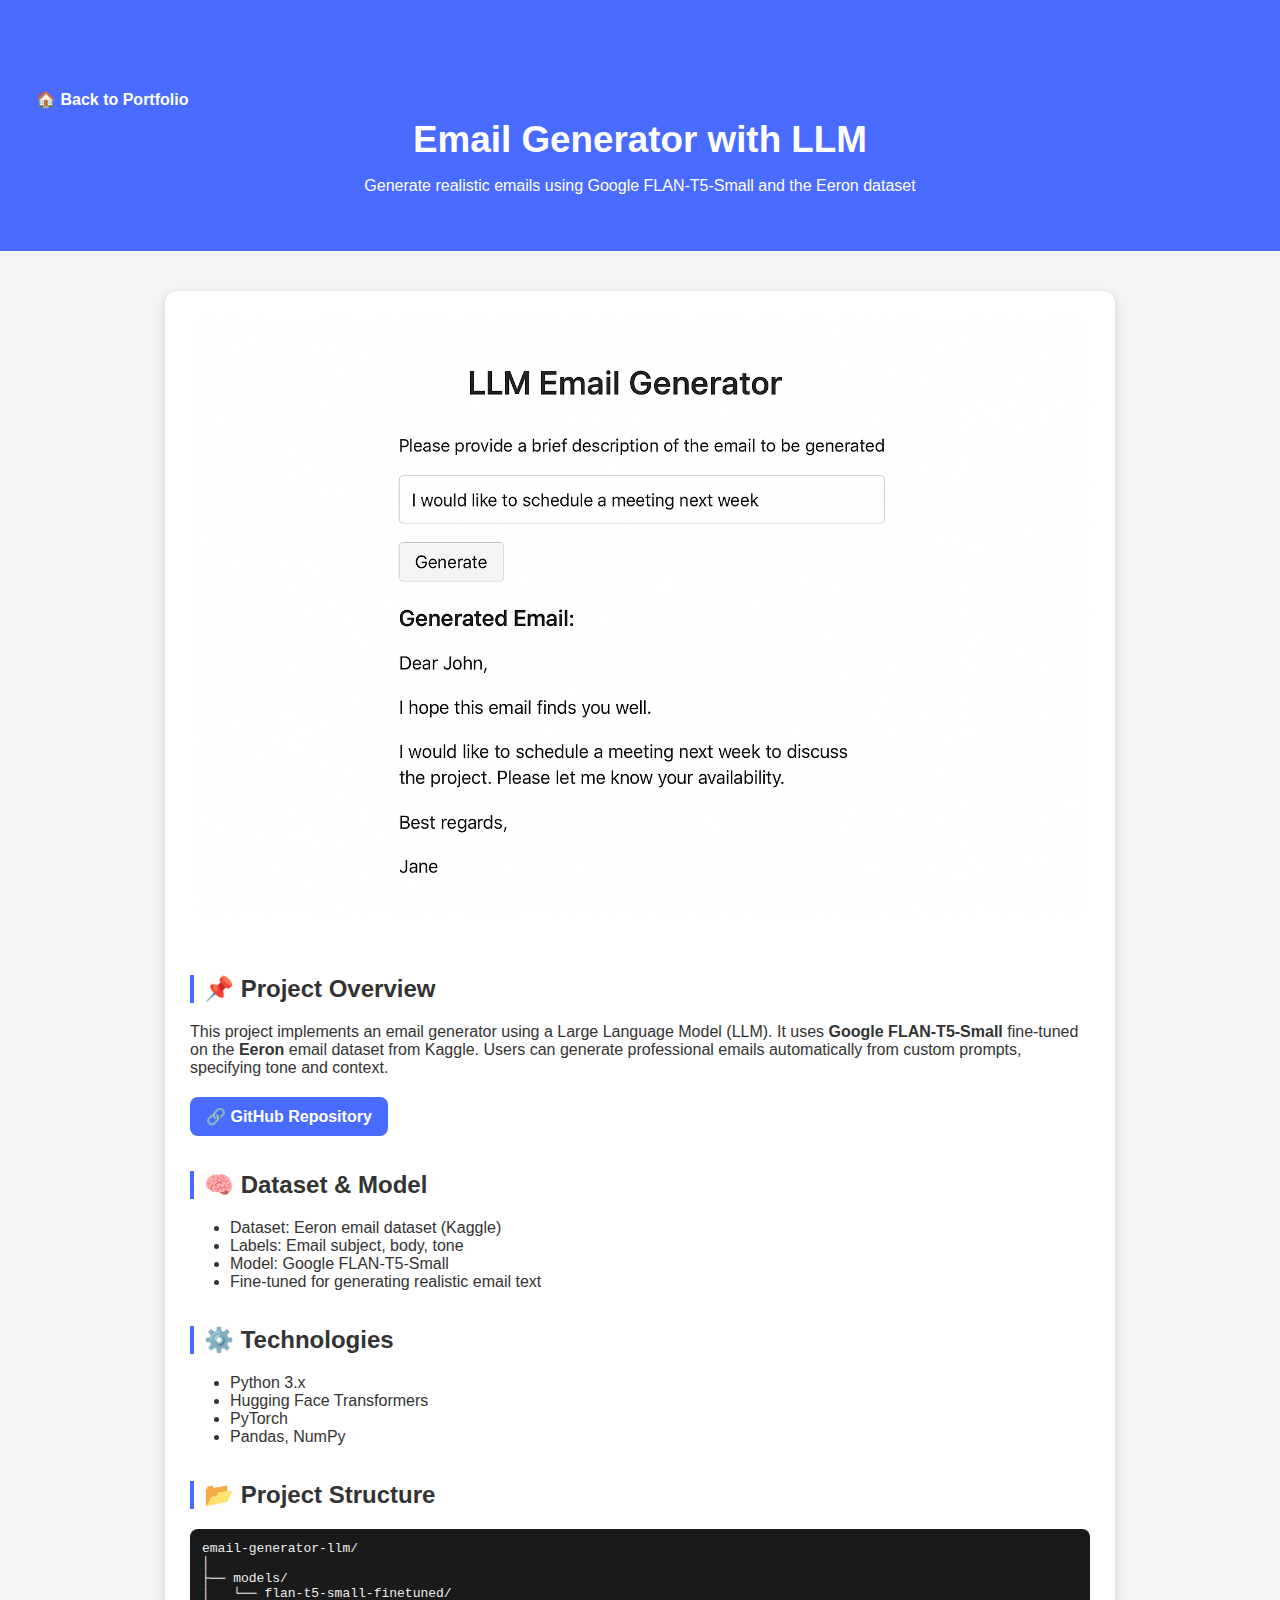
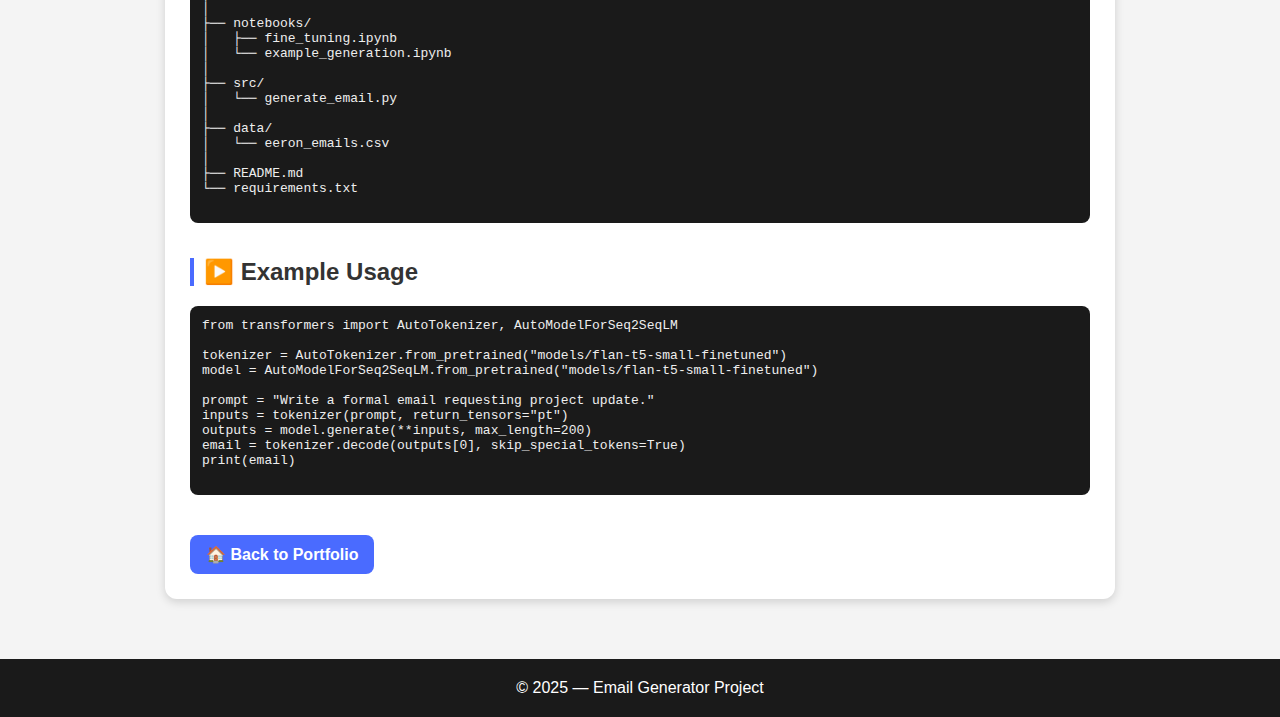
<file: projects/email_generator.html>
<!DOCTYPE html>
<html lang="en">
<head>
    <meta charset="UTF-8">
    <meta name="robots" content="noindex, nofollow">
    <meta name="viewport" content="width=device-width, initial-scale=1.0">
    <title>Email Generator with LLM – Project</title>

    <style>
        body {
            font-family: Arial, Helvetica, sans-serif;
            margin: 0;
            padding: 0;
            background: #f4f4f4;
            color: #333;
        }

        header {
            background: #4a6bff;
            color: white;
            padding: 40px 20px;
            text-align: center;
        }

        h1 {
            margin: 0;
            font-size: 2.3rem;
        }

        .container {
            max-width: 900px;
            margin: 40px auto;
            background: white;
            padding: 25px;
            border-radius: 12px;
            box-shadow: 0 3px 10px rgba(0,0,0,0.15);
        }

        img.preview {
            width: 100%;
            border-radius: 12px;
            margin-bottom: 20px;
        }

        h2 {
            margin-top: 35px;
            border-left: 4px solid #4a6bff;
            padding-left: 10px;
        }

        .btn-group {
            margin-top: 20px;
            display: flex;
            gap: 12px;
            flex-wrap: wrap;
        }

        a.button {
            background: #4a6bff;
            color: white;
            padding: 10px 16px;
            text-decoration: none;
            border-radius: 8px;
            font-weight: bold;
            transition: 0.2s;
        }

        a.button:hover {
            background: #354bcc;
        }

        pre {
            background: #1a1a1a;
            color: #eee;
            padding: 12px;
            border-radius: 8px;
            overflow-x: auto;
        }

        footer {
            text-align: center;
            color: white;
            background: #1a1a1a;
            padding: 20px;
            margin-top: 60px;
        }
    </style>
</head>
<body>

<header>
    <div  style=" text-align: center; margin-top: 40px;" class="btn-group">
    <a href="../index.html" class="button">🏠 Back to Portfolio</a>
</div>
    <h1>Email Generator with LLM</h1>
    <p>Generate realistic emails using Google FLAN-T5-Small and the Eeron dataset</p>
</header>

<div class="container">

    <img src="../images/email_generator.png" class="preview" alt="Email Generator Preview">

    <h2>📌 Project Overview</h2>
    <p>
        This project implements an email generator using a Large Language Model (LLM).
        It uses <strong>Google FLAN-T5-Small</strong> fine-tuned on the <strong>Eeron</strong> email dataset from Kaggle.
        Users can generate professional emails automatically from custom prompts, specifying tone and context.
    </p>

    <div class="btn-group">
        <a href="https://github.com/ethics-neuro-ai/email_generator" target="_blank" class="button">🔗 GitHub Repository</a>
         </div>

    <h2>🧠 Dataset & Model</h2>
    <ul>
        <li>Dataset: Eeron email dataset (Kaggle)</li>
        <li>Labels: Email subject, body, tone</li>
        <li>Model: Google FLAN-T5-Small</li>
        <li>Fine-tuned for generating realistic email text</li>
    </ul>

    <h2>⚙️ Technologies</h2>
    <ul>
        <li>Python 3.x</li>
        <li>Hugging Face Transformers</li>
        <li>PyTorch</li>
        <li>Pandas, NumPy</li>
    </ul>

    <h2>📂 Project Structure</h2>
    <pre>
email-generator-llm/
│
├── models/
│   └── flan-t5-small-finetuned/
│
├── notebooks/
│   ├── fine_tuning.ipynb
│   └── example_generation.ipynb
│
├── src/
│   └── generate_email.py
│
├── data/
│   └── eeron_emails.csv
│
├── README.md
└── requirements.txt
    </pre>

    <h2>▶️ Example Usage</h2>
    <pre>
from transformers import AutoTokenizer, AutoModelForSeq2SeqLM

tokenizer = AutoTokenizer.from_pretrained("models/flan-t5-small-finetuned")
model = AutoModelForSeq2SeqLM.from_pretrained("models/flan-t5-small-finetuned")

prompt = "Write a formal email requesting project update."
inputs = tokenizer(prompt, return_tensors="pt")
outputs = model.generate(**inputs, max_length=200)
email = tokenizer.decode(outputs[0], skip_special_tokens=True)
print(email)
    </pre>
<div  style=" text-align: center; margin-top: 40px;" class="btn-group">
    <a href="../index.html" class="button">🏠 Back to Portfolio</a>
</div>
</div>

<footer>
    © 2025 — Email Generator Project
</footer>

</body>
</html>
</file>
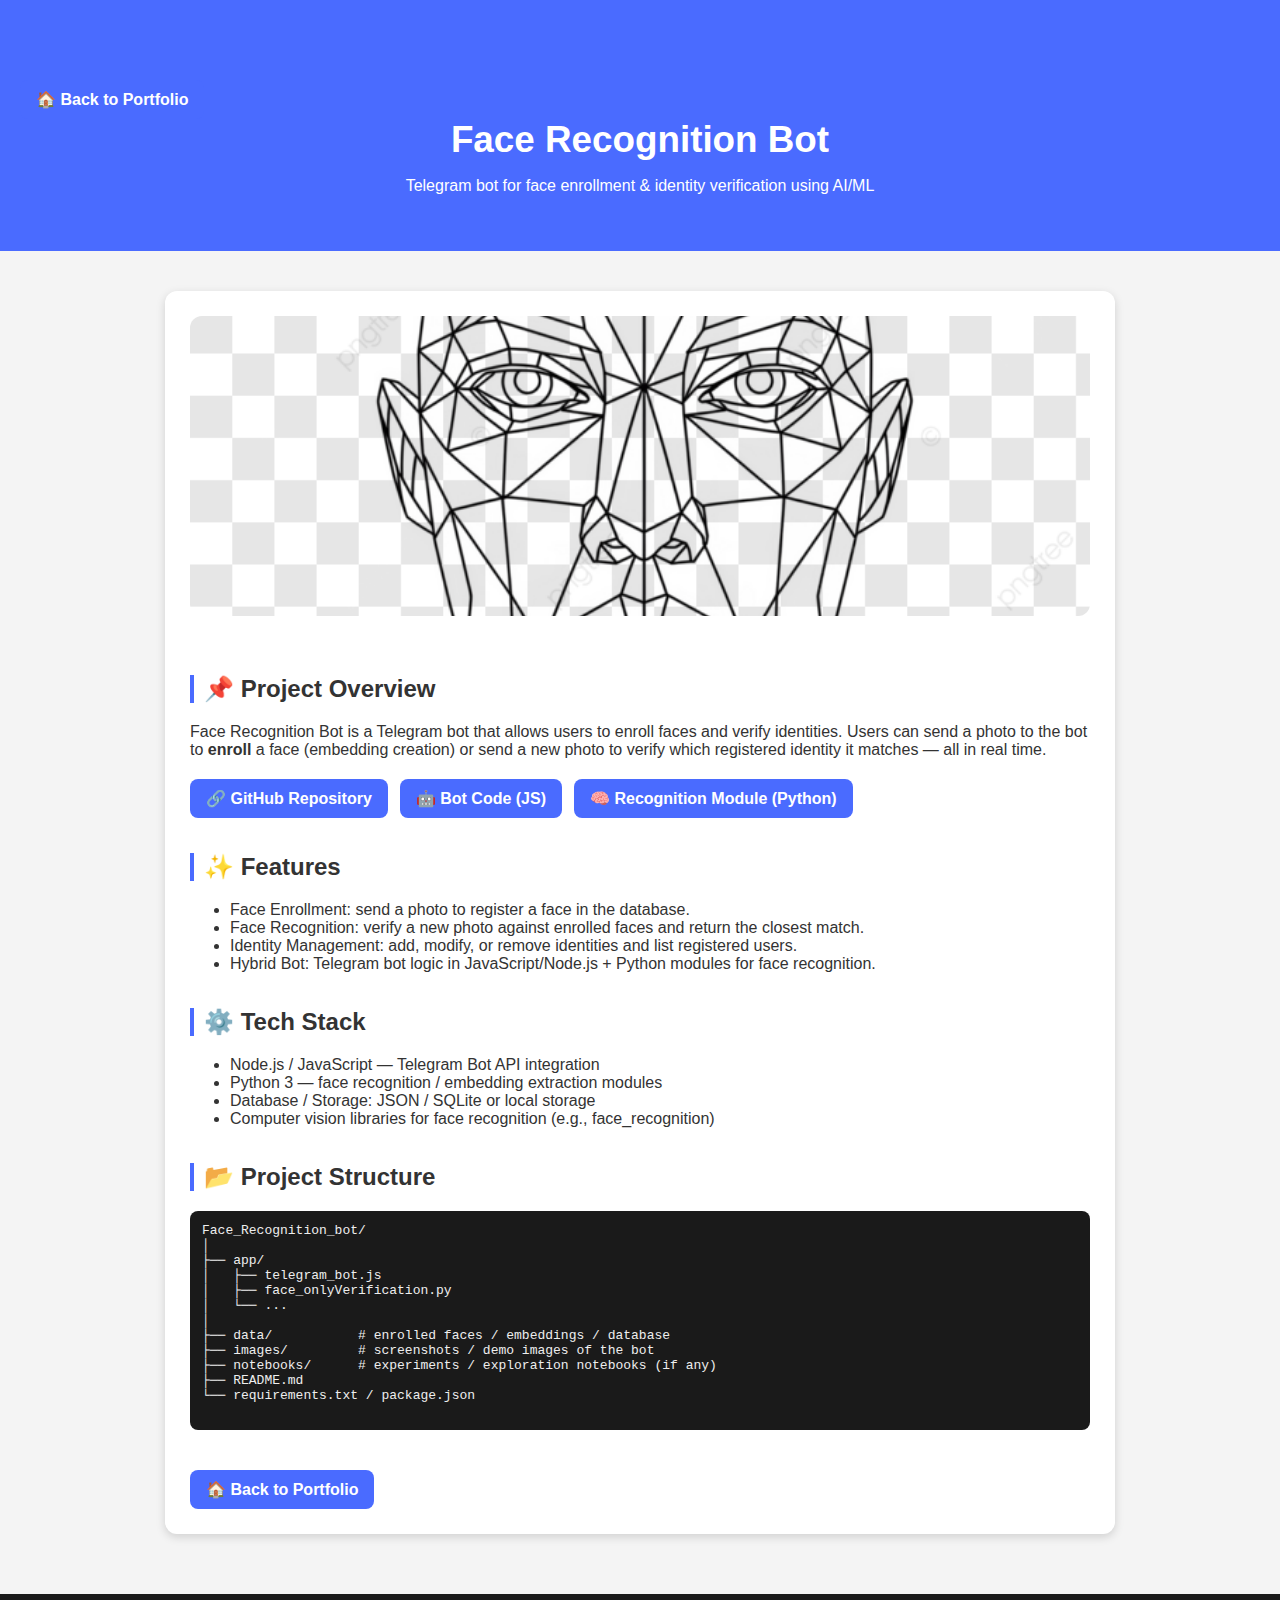
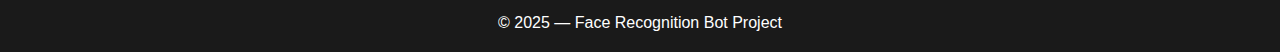
<file: projects/face_recognition_bot.html>
<!DOCTYPE html>
<html lang="en">
<head>
    <meta charset="UTF-8">
    <meta name="robots" content="noindex, nofollow">
    <meta name="viewport" content="width=device-width, initial-scale=1.0">
    <title>Face Recognition Bot – Project</title>

    <style>
        body {
            font-family: Arial, Helvetica, sans-serif;
            margin: 0;
            padding: 0;
            background: #f4f4f4;
            color: #333;
        }

        header {
            background: #4a6bff;
            color: white;
            padding: 40px 20px;
            text-align: center;
        }

        h1 {
            margin: 0;
            font-size: 2.3rem;
        }

        .container {
            max-width: 900px;
            margin: 40px auto;
            background: white;
            padding: 25px;
            border-radius: 12px;
            box-shadow: 0 3px 10px rgba(0,0,0,0.15);
        }

        img.preview {
            width: 100%;
            border-radius: 12px;
            margin-bottom: 20px;
        }

        h2 {
            margin-top: 35px;
            border-left: 4px solid #4a6bff;
            padding-left: 10px;
        }

        .btn-group {
            margin-top: 20px;
            display: flex;
            gap: 12px;
            flex-wrap: wrap;
        }

        a.button {
            background: #4a6bff;
            color: white;
            padding: 10px 16px;
            text-decoration: none;
            border-radius: 8px;
            font-weight: bold;
            transition: 0.2s;
        }

        a.button:hover {
            background: #354bcc;
        }

        pre {
            background: #1a1a1a;
            color: #eee;
            padding: 12px;
            border-radius: 8px;
            overflow-x: auto;
        }

        footer {
            text-align: center;
            color: white;
            background: #1a1a1a;
            padding: 20px;
            margin-top: 60px;
        }
        img.preview {
        width: 100%;            
        max-height: 300px;      
        object-fit: cover;      
        border-radius: 12px;
        margin-bottom: 20px;
}
    </style>
</head>
<body>

<header>
    <div  style=" text-align: center; margin-top: 40px;" class="btn-group">
    <a href="../index.html" class="button">🏠 Back to Portfolio</a>
    </div>
    <h1>Face Recognition Bot</h1>
    <p>Telegram bot for face enrollment & identity verification using AI/ML</p>
</header>

<div class="container">

    <!-- Replace src with your actual preview image path -->
    <img src="../images/bio-sys.png" class="preview" alt="Face Recognition Bot Preview">

    <h2>📌 Project Overview</h2>
    <p>
        Face Recognition Bot is a Telegram bot that allows users to enroll faces and verify identities.
        Users can send a photo to the bot to <strong>enroll</strong> a face (embedding creation)
        or send a new photo to verify which registered identity it matches — all in real time.
    </p>

    <div class="btn-group">
        <a href="https://github.com/ethics-neuro-ai/Face_Recognition_bot" target="_blank" class="button">🔗 GitHub Repository</a>
        <a href="https://github.com/ethics-neuro-ai/Face_Recognition_bot/blob/main/telegram_bot.js" class="button">🤖 Bot Code (JS)</a>
        <a href="https://github.com/ethics-neuro-ai/Face_Recognition_bot/blob/main/face_onlyVerification.py" class="button">🧠 Recognition Module (Python)</a>
    </div>

    <h2>✨ Features</h2>
    <ul>
        <li>Face Enrollment: send a photo to register a face in the database.</li>
        <li>Face Recognition: verify a new photo against enrolled faces and return the closest match.</li>
        <li>Identity Management: add, modify, or remove identities and list registered users.</li>
        <li>Hybrid Bot: Telegram bot logic in JavaScript/Node.js + Python modules for face recognition.</li>
    </ul>

    <h2>⚙️ Tech Stack</h2>
    <ul>
        <li>Node.js / JavaScript — Telegram Bot API integration</li>
        <li>Python 3 — face recognition / embedding extraction modules</li>
        <li>Database / Storage: JSON / SQLite or local storage</li>
        <li>Computer vision libraries for face recognition (e.g., face_recognition)</li>
    </ul>

    <h2>📂 Project Structure</h2>
    <pre>
Face_Recognition_bot/
│
├── app/
│   ├── telegram_bot.js
│   ├── face_onlyVerification.py
│   └── ...
│
├── data/           # enrolled faces / embeddings / database
├── images/         # screenshots / demo images of the bot
├── notebooks/      # experiments / exploration notebooks (if any)
├── README.md
└── requirements.txt / package.json
    </pre>

    <div  style=" text-align: center; margin-top: 40px;" class="btn-group">
    <a href="../index.html" class="button">🏠 Back to Portfolio</a>
</div>
</div>

<footer>
    © 2025 — Face Recognition Bot Project
</footer>

</body>
</html>
</file>
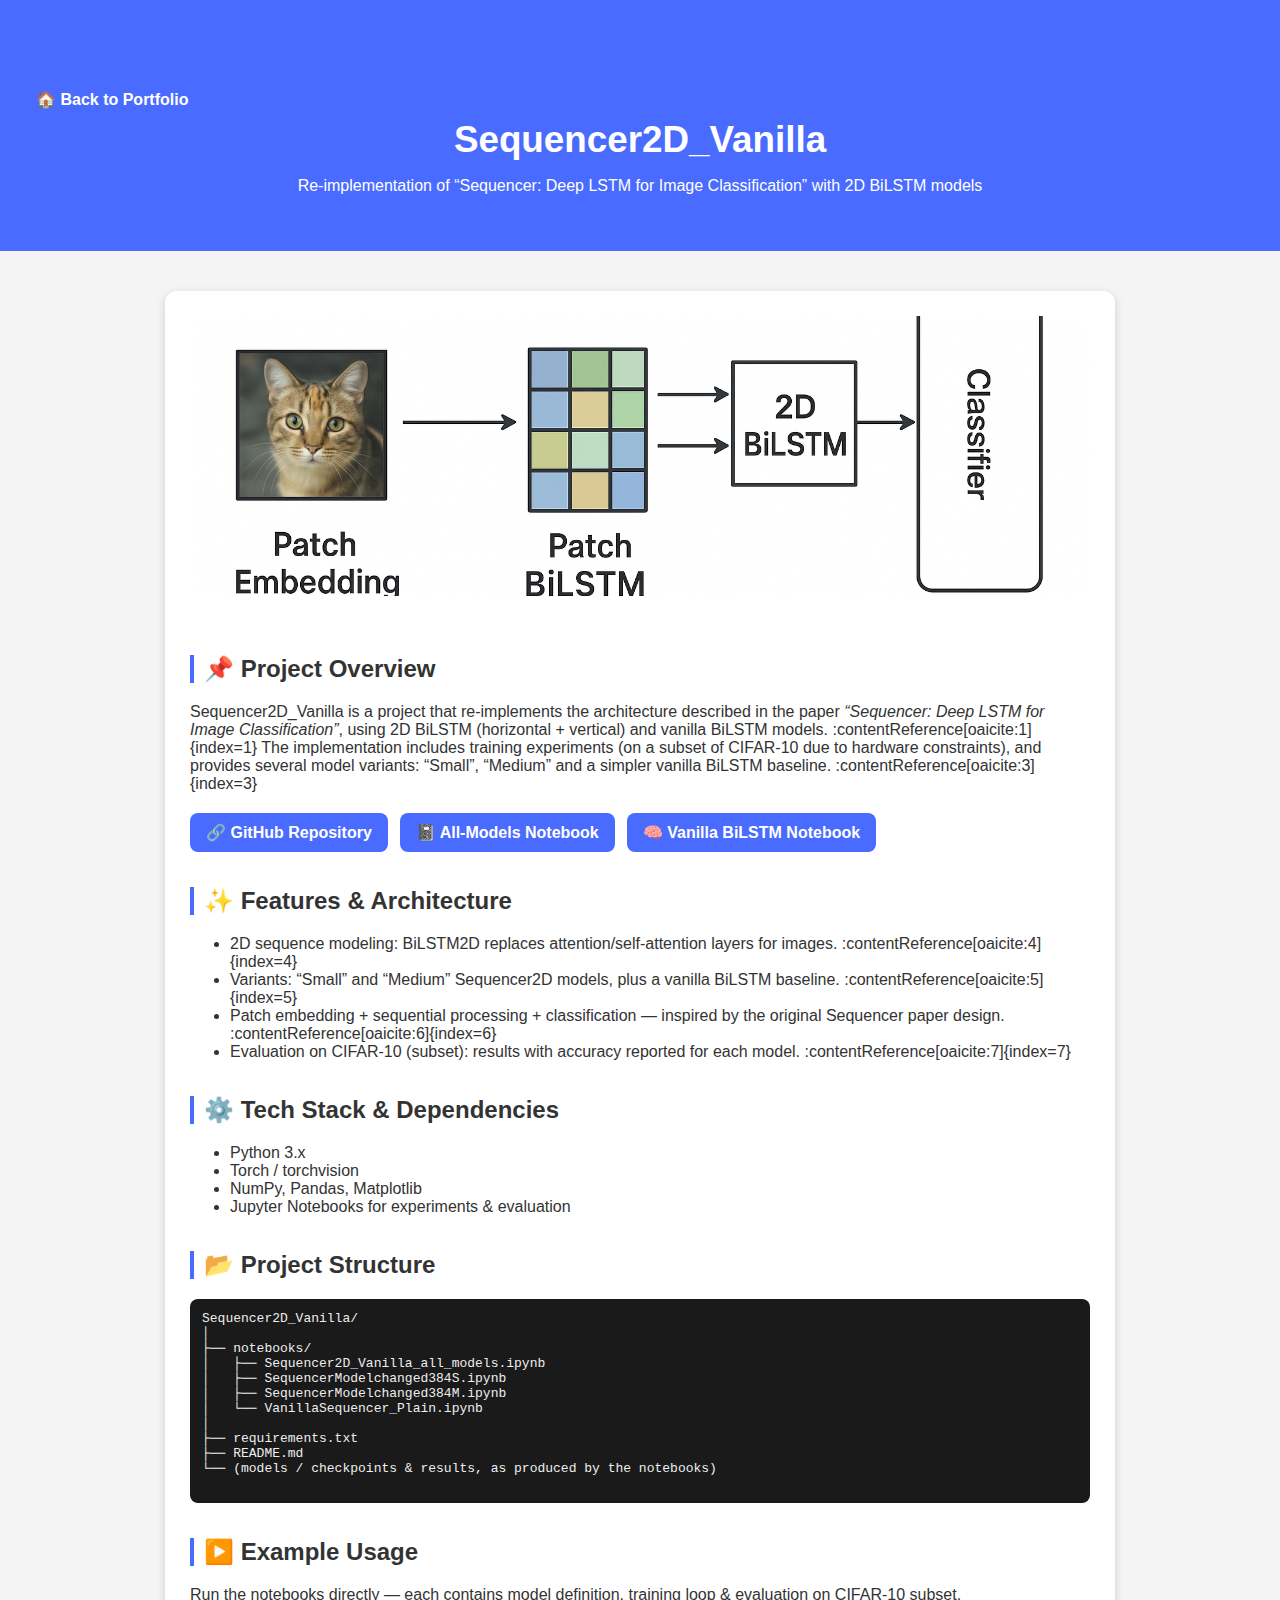
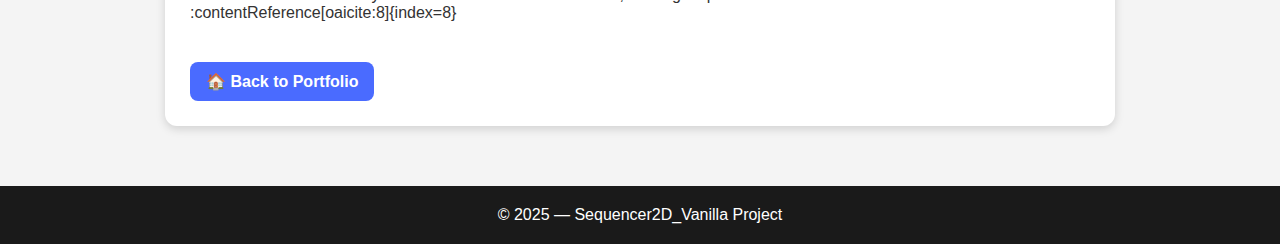
<file: projects/sequencer2d_vanilla.html>
<!DOCTYPE html>
<html lang="en">
<head>
  <meta charset="UTF-8">
  <meta name="robots" content="noindex, nofollow">
  <meta name="viewport" content="width=device-width, initial-scale=1.0">
  <title>Sequencer2D_Vanilla – Project</title>

  <style>
    body {
      font-family: Arial, Helvetica, sans-serif;
      margin: 0;
      padding: 0;
      background: #f4f4f4;
      color: #333;
    }

    header {
      background: #4a6bff;
      color: white;
      padding: 40px 20px;
      text-align: center;
    }

    h1 {
      margin: 0;
      font-size: 2.3rem;
    }

    .container {
      max-width: 900px;
      margin: 40px auto;
      background: white;
      padding: 25px;
      border-radius: 12px;
      box-shadow: 0 3px 10px rgba(0,0,0,0.15);
    }

    img.preview {
      width: 100%;
      max-height: 280px;        
      object-fit: cover;        
      border-radius: 12px;
      margin-bottom: 20px;
    }

    h2 {
      margin-top: 35px;
      border-left: 4px solid #4a6bff;
      padding-left: 10px;
    }

    .btn-group {
      margin-top: 20px;
      display: flex;
      gap: 12px;
      flex-wrap: wrap;
    }

    a.button {
      background: #4a6bff;
      color: white;
      padding: 10px 16px;
      text-decoration: none;
      border-radius: 8px;
      font-weight: bold;
      transition: 0.2s;
    }

    a.button:hover {
      background: #354bcc;
    }

    pre {
      background: #1a1a1a;
      color: #eee;
      padding: 12px;
      border-radius: 8px;
      overflow-x: auto;
    }

    footer {
      text-align: center;
      color: white;
      background: #1a1a1a;
      padding: 20px;
      margin-top: 60px;
    }
  </style>
</head>
<body>

  <header>
    <div  style=" text-align: center; margin-top: 40px;" class="btn-group">
    <a href="../index.html" class="button">🏠 Back to Portfolio</a>
</div>
    <h1>Sequencer2D_Vanilla</h1>
    <p>Re‑implementation of “Sequencer: Deep LSTM for Image Classification” with 2D BiLSTM models</p>
  </header>

  <div class="container">

    <!-- Replace src with your actual preview image path -->
    <img src="../images/vanilla.png" class="preview" alt="Sequencer2D Vanilla Preview">

    <h2>📌 Project Overview</h2>
    <p>
      Sequencer2D_Vanilla is a project that re‑implements the architecture described in the paper 
      <em>“Sequencer: Deep LSTM for Image Classification”</em>, using 2D BiLSTM (horizontal + vertical) and vanilla BiLSTM models. :contentReference[oaicite:1]{index=1}
      The implementation includes training experiments (on a subset of CIFAR-10 due to hardware constraints), and provides several model variants: “Small”, “Medium” and a simpler vanilla BiLSTM baseline. :contentReference[oaicite:3]{index=3}
    </p>

    <div class="btn-group">
      <a href="https://github.com/ethics-neuro-ai/Sequencer2D_Vanilla" target="_blank" class="button">🔗 GitHub Repository</a>
      <a href="../notebooks/Sequencer2D_Vanilla_all_models.ipynb" class="button">📓 All‑Models Notebook</a>
      <a href="../notebooks/VanillaSequencer_Plain.ipynb" class="button">🧠 Vanilla BiLSTM Notebook</a>
    </div>

    <h2>✨ Features & Architecture</h2>
    <ul>
      <li>2D sequence modeling: BiLSTM2D replaces attention/self‑attention layers for images. :contentReference[oaicite:4]{index=4}</li>
      <li>Variants: “Small” and “Medium” Sequencer2D models, plus a vanilla BiLSTM baseline. :contentReference[oaicite:5]{index=5}</li>
      <li>Patch embedding + sequential processing + classification — inspired by the original Sequencer paper design. :contentReference[oaicite:6]{index=6}</li>
      <li>Evaluation on CIFAR‑10 (subset): results with accuracy reported for each model. :contentReference[oaicite:7]{index=7}</li>
    </ul>

    <h2>⚙️ Tech Stack & Dependencies</h2>
    <ul>
      <li>Python 3.x</li>
      <li>Torch / torchvision</li>
      <li>NumPy, Pandas, Matplotlib</li>
      <li>Jupyter Notebooks for experiments & evaluation</li>
    </ul>

    <h2>📂 Project Structure</h2>
    <pre>
Sequencer2D_Vanilla/
│
├── notebooks/
│   ├── Sequencer2D_Vanilla_all_models.ipynb
│   ├── SequencerModelchanged384S.ipynb
│   ├── SequencerModelchanged384M.ipynb
│   └── VanillaSequencer_Plain.ipynb
│
├── requirements.txt
├── README.md
└── (models / checkpoints & results, as produced by the notebooks)
    </pre>

    <h2>▶️ Example Usage</h2>
    <p>Run the notebooks directly — each contains model definition, training loop & evaluation on CIFAR‑10 subset. :contentReference[oaicite:8]{index=8}</p>
    <div  style=" text-align: center; margin-top: 40px;" class="btn-group">
    <a href="../index.html" class="button">🏠 Back to Portfolio</a>
</div>
  </div>

  <footer>
    © 2025 — Sequencer2D_Vanilla Project
  </footer>

</body>
</html>
</file>
<file: css/style.css>
/* GENERAL */
body {
    font-family: Arial, sans-serif;
    margin: 0;
    padding: 0;
    background: #115a8862;
    color: #333;
    line-height: 1.6;
}

.hero-header {
    position: relative;
    background: url('../images/backgroundheader.jpg') no-repeat center center;
    background-size: cover;
    text-align: center;
    padding: 4rem 2rem;
    color: white;
    min-height: 500px;
}

/* Contenido central arriba */
.hero-central {
    display: inline-block;           /* shrink background to text */
    background: rgba(0, 0, 0, 0.5);  /* semi-transparent black */
    padding: 1rem 2rem;              /* space around text */
    border-radius: 8px;              /* optional, looks nicer */
}

.hero-central h1,
.hero-central p {
    color: white;
    text-shadow: none;               /* optional, can keep */
}



/* Contenido a la izquierda, más bajo */
.hero-side-left {
    position: absolute;
    left: 2rem;         /* espacio desde el borde izquierdo */
    bottom: 2rem;       /* más bajo en el header */
    display: flex;
    align-items: center;
    gap: 1rem;
    background: rgba(0,0,0,0.5); /* opcional, para legibilidad */
    padding: 1rem;
    border-radius: 10px;
}

/* Foto */
.hero-photo {
    width: 150px;
    height: 150px;
    border-radius: 80%;
    object-fit: cover;
    border: 2px solid #fff;
}

/* Info a la derecha de la foto */
.hero-info h2 {
    margin: 0 0 0.5rem 0;
    font-size: 1.2rem;
}

.hero-info p {
    margin: 0;
    font-size: 0.9rem;
}


main {
    padding: 2rem;
}

Linea giusta


lo mas correcto hasta ahora es /* QUITAR la línea global */
.timeline-line {
    display: none;
}

/* Contenedor general */
.timeline-container {
    position: relative;
    max-width: 1000px;
    margin: 0 auto;
    padding: 2rem 0;
}

/* Cada ítem */
.timeline-item {
    position: relative;
    width: 100%;
    margin: 4rem 0;
}

/* ⚡ Línea superior (hasta justo antes del título) */
.timeline-item::before {
    content: "";
    position: absolute;
    left: 50%;
    top: 0;
    width: 4px;
    height: calc(50% - 40px); /* ajusta la altura exacta del hueco */
    background: #4a6bff;
    transform: translateX(-50%);
    z-index: 1;
}

/* ⚡ Línea inferior (desde después del título hacia abajo) */
.timeline-item::after {
    content: "";
    position: absolute;
    left: 50%;
    bottom: 0;
    width: 4px;
    height: calc(50% - 40px);
    background: #4a6bff;
    transform: translateX(-50%);
    z-index: 1;
}

/* DOT central */
.timeline-dot {
    position: absolute;
    left: 50%;
    top: 50%; /* SIEMPRE centrado */
    width: 20px;
    height: 20px;
    background: #4a6bff;
    border-radius: 50%;
    transform: translate(-50%, -50%);
    z-index: 3;
}

/* Contenido */
.timeline-content {
    position: relative;
    width: 90%;
    margin: 0 auto;
    background: transparent;
    text-align: center;
    z-index: 5;
}

/* Título */
.timeline-content h2 {
    font-size: 2rem;
    display: inline-block;
    margin-bottom: 2rem;
    padding: 0 10px;
    background: var(--body-bg, #f8f8f8); /* fondo real */
    position: relative;
    z-index: 10;
}

/* Líneas horizontales a los lados del h2 */
.timeline-content h2::before,
.timeline-content h2::after {
    content: "";
    position: absolute;
    top: 50%;
    width: 80px;
    height: 4px;
    background: #4a6bff;
}

/* izquierda */
.timeline-content h2::before {
    right: 100%;
    margin-right: 20px;
}

/* derecha */
.timeline-content h2::after {
    left: 100%;
    margin-left: 20px;
}

/* PROJECT CARDS */
.project-list {
    display: flex;
    flex-wrap: wrap;
    justify-content: center;
    gap: 20px;
    margin-top: 2rem;
}

.project-link {
    text-decoration: none;
    color: inherit;
    display: block;
}

.project-card {
    background: white;
    border-radius: 12px;
    overflow: hidden;
    box-shadow: 0 3px 10px rgba(0,0,0,0.15);
    transition: transform 0.3s, box-shadow 0.3s;
    width: 300px;
    display: flex;
    flex-direction: column;
    opacity: 0;
    transform: translateY(50px);
}

.project-card.show {
    transform: translateY(0);
    opacity: 1;
}

.project-card:hover {
    transform: scale(1.05);
    box-shadow: 0 8px 20px rgba(0,0,0,0.25);
    cursor: pointer;
}

.project-card img {
    width: 100%;
    height: auto;
}

.card-content {
    padding: 1rem;
}

.card-content h3 {
    margin-top: 0;
    margin-bottom: 0.5rem;
    color: #4a6bff;
}

/* SKILLS SECTION */
.skills {
    max-width: 500px;
    margin: 0 auto;
    background: #fff;
    padding: 2rem;
    border-radius: 12px;
    box-shadow: 0 3px 5px rgba(0,0,0,0.15);
}

.skills h2 {
    text-align: center;
    color: #4a6bff;
    margin-bottom: 2rem;
}

.skills h3 {
    color: #4a6bff;
    margin-top: 1.5rem;
    margin-bottom: 0.5rem;
}

.skill {
    margin-bottom: 15px;
}

.skill span {
    display: block;
    font-weight: bold;
    margin-bottom: 5px;
}

.skill-bar {
    background: #e0e0e0;
    height: 15px;
    border-radius: 5px;
    overflow: hidden;
}

.skill-level {
    height: 100%;
    background: linear-gradient(90deg, #4a6bff, #6ea0ff);
    width: 0;
    transition: width 1s ease-in-out;
}

/* Language skills */
.language-skills {
    list-style: none;
    padding-left: 0;
    margin-top: 1rem;
}

.language-skills li {
    margin-bottom: 5px;
    font-weight: bold;
}

.education-list {
    display: flex;
    flex-direction: column;
    gap: 20px;
    margin-top: 2rem;
}

.education-card {
    background: white;
    border-radius: 12px;
    padding: 1rem;
    box-shadow: 0 3px 10px rgba(0,0,0,0.15);
    opacity: 0;
    transform: translateY(50px);
    transition: transform 0.5s ease, opacity 0.5s ease;
}

.education-card.show {
    transform: translateY(0);
    opacity: 1;
}

.education-card h3 {
    margin-top: 0;
    color: #4a6bff;
}


/* RESPONSIVE */
@media screen and (max-width: 768px) {
    .timeline-line {
        left: 20px;
    }

    .timeline-dot {
        left: 20px;
    }

    .timeline-content {
        width: 90%;
    }

    .project-card {
        width: 100%;
    }
}
</file>
